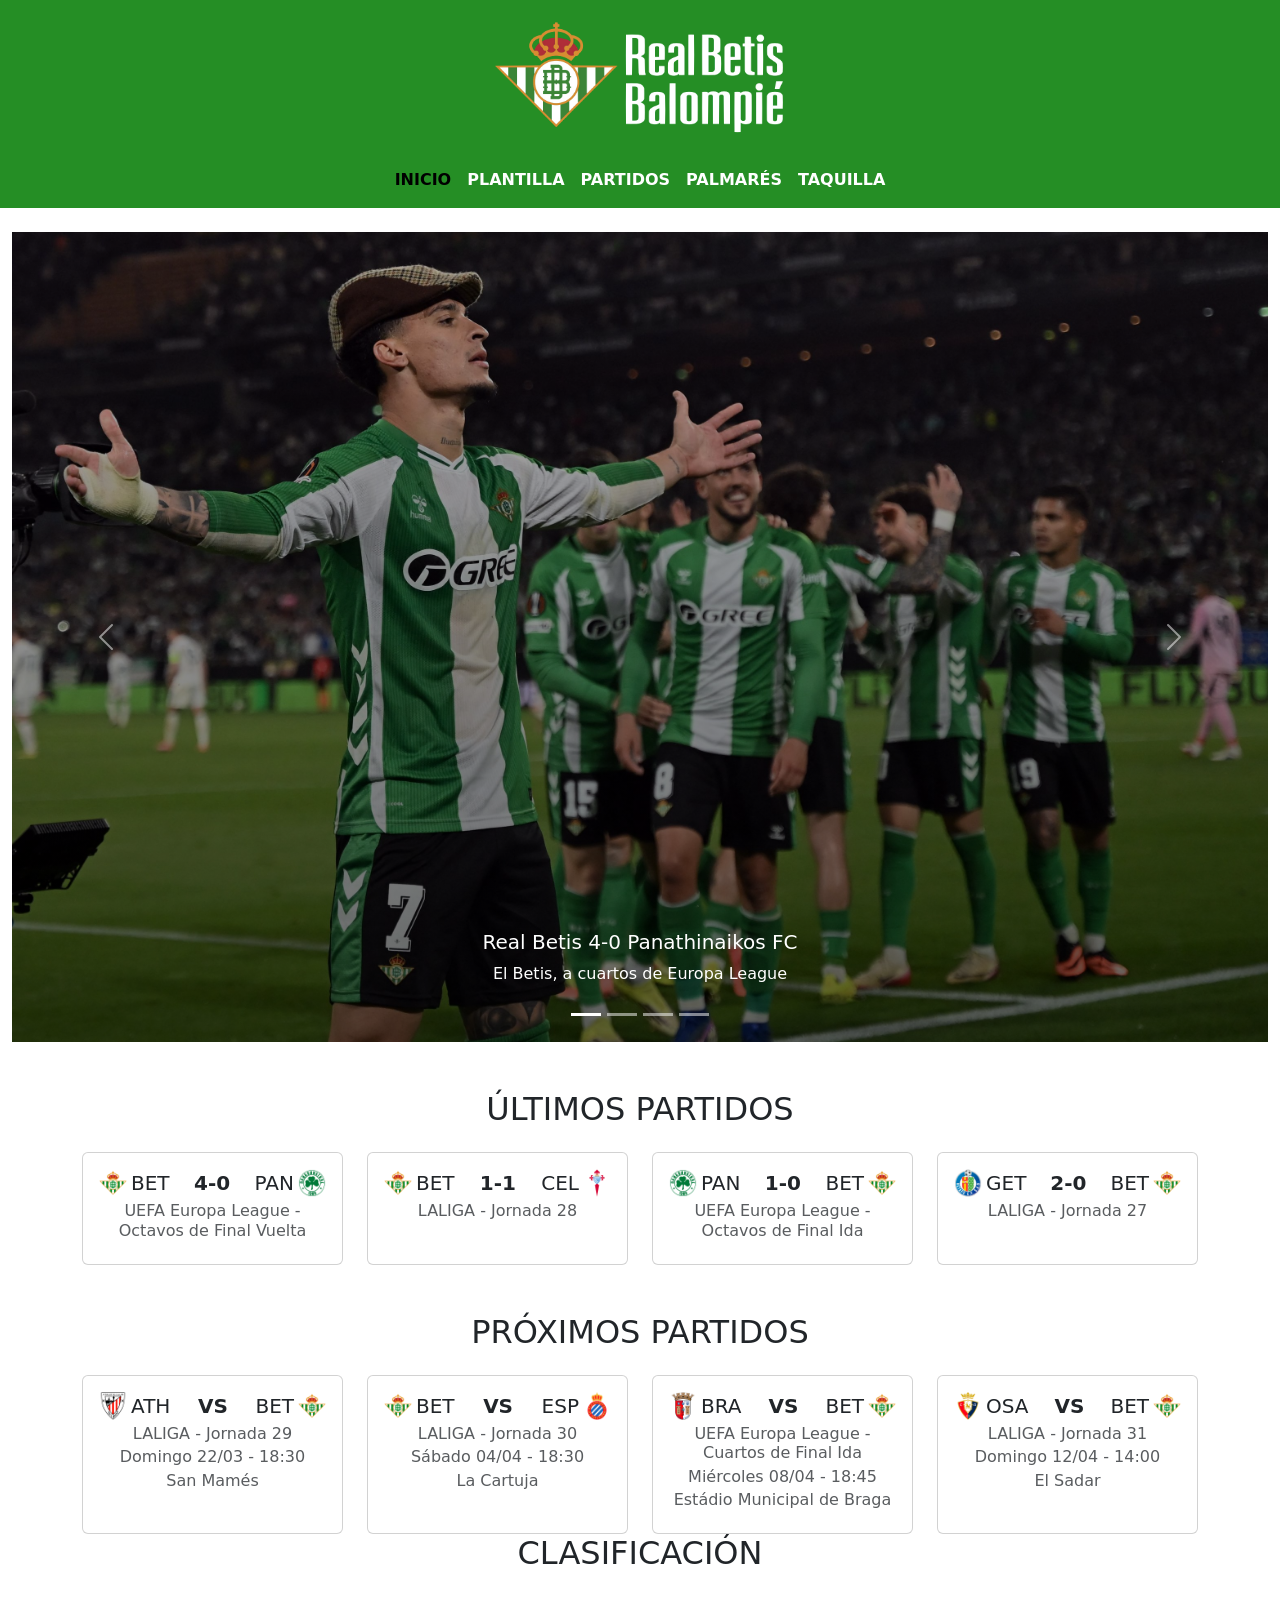
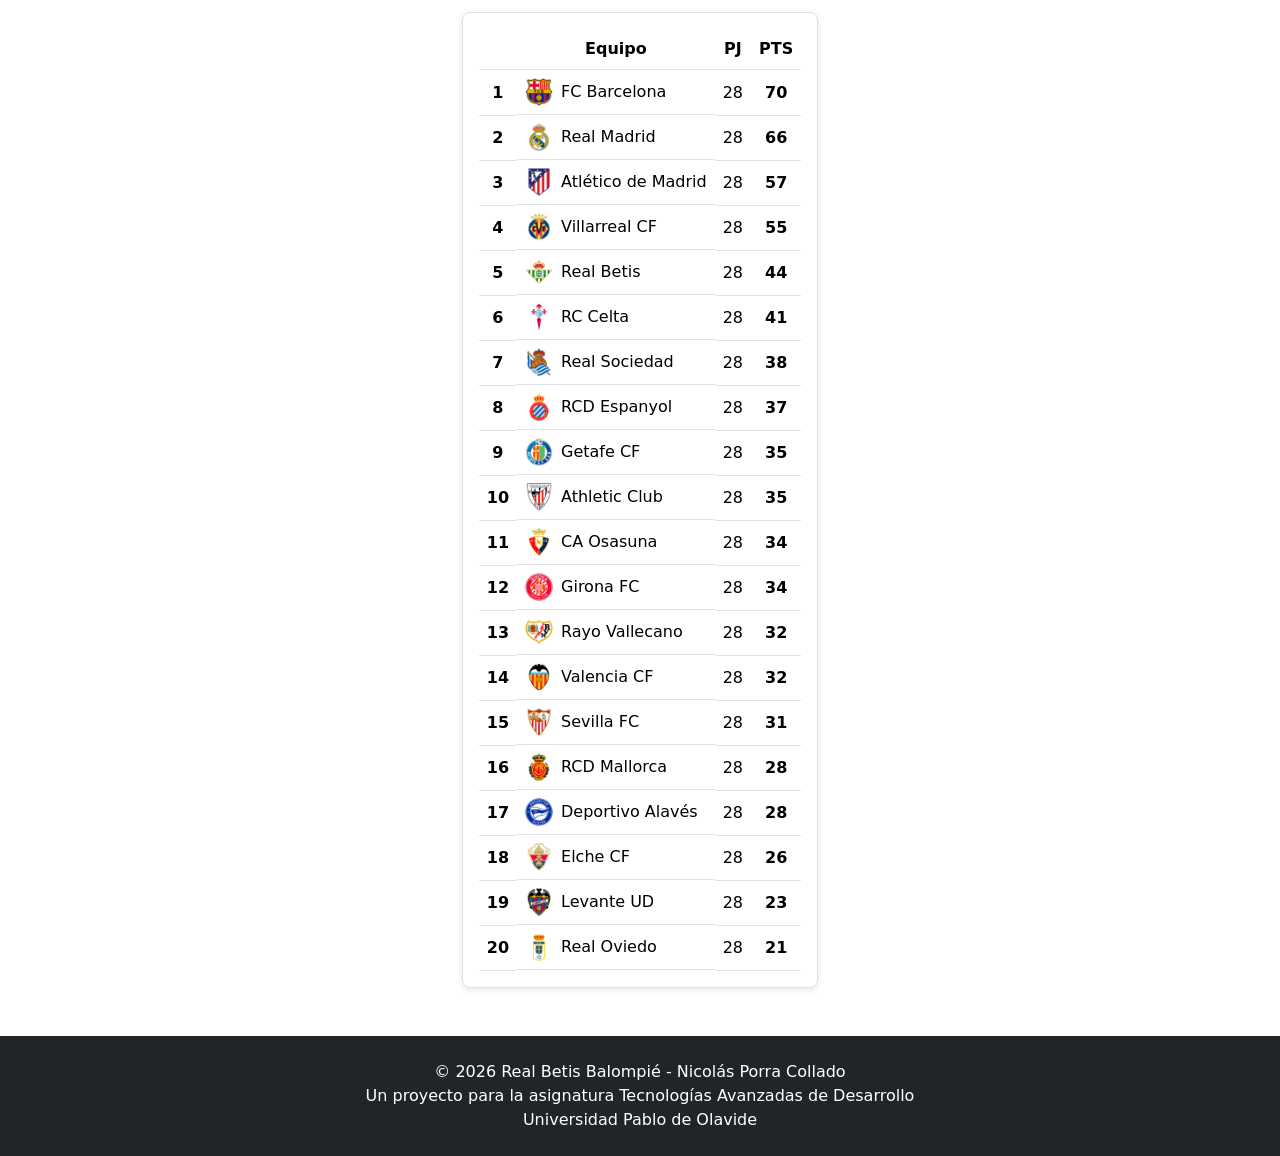
<file: index.html>
<!DOCTYPE html>
<html lang="es">

<head>
    <meta charset="UTF-8">
    <meta name="viewport" content="width=device-width, initial-scale=1.0">
    <title>Real Betis Balompié</title>
    <link rel="icon" type="image/png" href="img/favicon.png">
    <link href="https://cdn.jsdelivr.net/npm/bootstrap@5.3.2/dist/css/bootstrap.min.css" rel="stylesheet">
    <link rel="stylesheet" href="css/style.css">
</head>

<body>

    <!--Cabecera-->
    <header class="container-fluid text-center py-3">
        <a href="index.html">
            <img src="img/logo.png" alt="Logo Real Betis" class="img-fluid">
        </a>
    </header>

    <!--Barra de navegación-->
    <nav class="navbar navbar-expand-lg">
        <div class="container-fluid">

            <button class="navbar-toggler" type="button" data-bs-toggle="collapse" data-bs-target="#menu">
                <span class="navbar-toggler-icon"></span>
            </button>

            <div class="collapse navbar-collapse justify-content-center" id="menu">
                <ul class="navbar-nav text-center">
                    <li class="nav-item">
                        <a class="nav-link active" href="index.html">INICIO</a>
                    </li>
                    <li class="nav-item">
                        <a class="nav-link" href="plantilla.html">PLANTILLA</a>
                    </li>
                    <li class="nav-item">
                        <a class="nav-link" href="partidos.html">PARTIDOS</a>
                    </li>
                    <li class="nav-item">
                        <a class="nav-link" href="palmares.html">PALMARÉS</a>
                    </li>
                    <li class="nav-item">
                        <a class="nav-link" href="taquilla.html">TAQUILLA</a>
                    </li>
                </ul>
            </div>

        </div>
    </nav>

    <!--Carrusel-->
    <div class="container-fluid mt-4">
        <div id="carouselBetis" class="carousel slide" data-bs-ride="carousel">

            <div class="carousel-indicators">
                <button type="button" data-bs-target="#carouselBetis" data-bs-slide-to="0" class="active"></button>
                <button type="button" data-bs-target="#carouselBetis" data-bs-slide-to="1"></button>
                <button type="button" data-bs-target="#carouselBetis" data-bs-slide-to="2"></button>
                <button type="button" data-bs-target="#carouselBetis" data-bs-slide-to="3"></button>
            </div>

            <div class="carousel-inner">
                <div class="carousel-item">
                    <img src="img/carrusel1.jpg" class="d-block w-100" alt="Athletic-Betis">
                    <div class="carousel-overlay"></div>
                    <div class="carousel-caption ">
                        <h5>Athletic Club - Real Betis</h5>
                        <p>Domingo 22/03 (18:30)</p>
                    </div>
                </div>

                <div class="carousel-item active">
                    <img src="img/carrusel2.jpg" class="d-block w-100" alt="Betis-Panathinaikos">
                    <div class="carousel-overlay"></div>
                    <div class="carousel-caption ">
                        <h5>Real Betis 4-0 Panathinaikos FC</h5>
                        <p>El Betis, a cuartos de Europa League</p>
                    </div>
                </div>

                <div class="carousel-item">
                    <img src="img/carrusel3.jpg" class="d-block w-100" alt="Betis 1-1 Celta">
                    <div class="carousel-overlay"></div>
                    <div class="carousel-caption ">
                        <h5>Real Betis 1-1 RC Celta</h5>
                    </div>
                </div>

                <div class="carousel-item">
                    <img src="img/carrusel4.jpg" class="d-block w-100" alt="Panathinaikos 1-0 Betis">
                    <div class="carousel-overlay"></div>
                    <div class="carousel-caption ">
                        <h5>Panathinaikos FC 1-0 Real Betis</h5>
                    </div>
                </div>
            </div>

            <button class="carousel-control-prev" type="button" data-bs-target="#carouselBetis" data-bs-slide="prev">
                <span class="carousel-control-prev-icon"></span>
            </button>

            <button class="carousel-control-next" type="button" data-bs-target="#carouselBetis" data-bs-slide="next">
                <span class="carousel-control-next-icon"></span>
            </button>

        </div>
    </div>

    <!--Últimos Partidos-->
    <div class="container mt-5">
        <h2 class="text-center mb-4">ÚLTIMOS PARTIDOS</h2>

        <div class="row justify-content-center g-4">

            <div class="col-md-4 col-lg-3">
                <div class="card h-100 text-center">
                    <div class="card-body">
                        <h5 class="card-title d-flex align-items-center justify-content-between">
                            <div class="d-flex align-items-center gap-1">
                                <img class="escudo" src="img/Betis.png">
                                <span>BET</span>
                            </div>
                            <span class="fw-bold">4-0</span>
                            <div class="d-flex align-items-center gap-1">
                                <span>PAN</span>
                                <img class="escudo" src="img/Panathinaikos.png">
                            </div>
                        </h5>
                        <h6 class="card-subtitle mb-2 text-muted">UEFA Europa League - Octavos de Final Vuelta</h6>
                    </div>
                </div>
            </div>

            <div class="col-md-4 col-lg-3">
                <div class="card h-100 text-center">
                    <div class="card-body">
                        <h5 class="card-title d-flex align-items-center justify-content-between">
                            <div class="d-flex align-items-center gap-1">
                                <img class="escudo" src="img/Betis.png">
                                <span>BET</span>
                            </div>
                            <span class="fw-bold">1-1</span>
                            <div class="d-flex align-items-center gap-1">
                                <span>CEL</span>
                                <img class="escudo" src="img/Celta.png">
                            </div>
                        </h5>
                        <h6 class="card-subtitle mb-2 text-muted">LALIGA - Jornada 28</h6>
                    </div>
                </div>
            </div>

            <div class="col-md-4 col-lg-3">
                <div class="card h-100 text-center">
                    <div class="card-body">
                        <h5 class="card-title d-flex align-items-center justify-content-between">
                            <div class="d-flex align-items-center gap-1">
                                <img class="escudo" src="img/Panathinaikos.png">
                                <span>PAN</span>
                            </div>
                            <span class="fw-bold">1-0</span>
                            <div class="d-flex align-items-center gap-1">
                                <span>BET</span>
                                <img class="escudo" src="img/Betis.png">
                            </div>
                        </h5>
                        <h6 class="card-subtitle mb-2 text-muted">UEFA Europa League - Octavos de Final Ida</h6>
                    </div>
                </div>
            </div>

            <div class="col-md-4 col-lg-3">
                <div class="card h-100 text-center">
                    <div class="card-body">
                        <h5 class="card-title d-flex align-items-center justify-content-between">
                            <div class="d-flex align-items-center gap-1">
                                <img class="escudo" src="img/Getafe.png">
                                <span>GET</span>
                            </div>
                            <span class="fw-bold">2-0</span>
                            <div class="d-flex align-items-center gap-1">
                                <span>BET</span>
                                <img class="escudo" src="img/Betis.png">
                            </div>
                        </h5>
                        <h6 class="card-subtitle mb-2 text-muted">LALIGA - Jornada 27</h6>
                    </div>
                </div>
            </div>
        </div>
    </div>

    <!--Próximos Partidos-->
    <div class="container mt-5">
        <h2 class="text-center mb-4">PRÓXIMOS PARTIDOS</h2>

        <div class="row justify-content-center g-4">

            <div class="col-md-4 col-lg-3">
                <div class="card h-100 text-center">
                    <div class="card-body">
                        <h5 class="card-title d-flex align-items-center justify-content-between">
                            <div class="d-flex align-items-center gap-1">
                                <img class="escudo" src="img/Athletic.png">
                                <span>ATH</span>
                            </div>
                            <span class="fw-bold">VS</span>
                            <div class="d-flex align-items-center gap-1">
                                <span>BET</span>
                                <img class="escudo" src="img/Betis.png">
                            </div>
                        </h5>
                        <h6 class="card-subtitle mb-2 text-muted">LALIGA - Jornada 29</h6>
                        <h6 class="card-subtitle mb-2 text-muted">Domingo 22/03 - 18:30</h6>
                        <h6 class="card-subtitle mb-2 text-muted">San Mamés</h6>
                    </div>
                </div>
            </div>

            <div class="col-md-4 col-lg-3">
                <div class="card h-100 text-center">
                    <div class="card-body">
                        <h5 class="card-title d-flex align-items-center justify-content-between">
                            <div class="d-flex align-items-center gap-1">
                                <img class="escudo" src="img/Betis.png">
                                <span>BET</span>
                            </div>
                            <span class="fw-bold">VS</span>
                            <div class="d-flex align-items-center gap-1">
                                <span>ESP</span>
                                <img class="escudo" src="img/Espanyol.png">
                            </div>
                        </h5>
                        <h6 class="card-subtitle mb-2 text-muted">LALIGA - Jornada 30</h6>
                        <h6 class="card-subtitle mb-2 text-muted">Sábado 04/04 - 18:30</h6>
                        <h6 class="card-subtitle mb-2 text-muted">La Cartuja</h6>
                    </div>
                </div>
            </div>

            <div class="col-md-4 col-lg-3">
                <div class="card h-100 text-center">
                    <div class="card-body">
                        <h5 class="card-title d-flex align-items-center justify-content-between">
                            <div class="d-flex align-items-center gap-1">
                                <img class="escudo" src="img/Braga.png">
                                <span>BRA</span>
                            </div>
                            <span class="fw-bold">VS</span>
                            <div class="d-flex align-items-center gap-1">
                                <span>BET</span>
                                <img class="escudo" src="img/Betis.png">
                            </div>
                        </h5>
                        <h6 class="card-subtitle mb-2 text-muted">UEFA Europa League - Cuartos de Final Ida</h6>
                        <h6 class="card-subtitle mb-2 text-muted">Miércoles 08/04 - 18:45</h6>
                        <h6 class="card-subtitle mb-2 text-muted">Estádio Municipal de Braga</h6>
                    </div>
                </div>
            </div>

            <div class="col-md-4 col-lg-3">
                <div class="card h-100 text-center">
                    <div class="card-body">
                        <h5 class="card-title d-flex align-items-center justify-content-between">
                            <div class="d-flex align-items-center gap-1">
                                <img class="escudo" src="img/Osasuna.png">
                                <span>OSA</span>
                            </div>
                            <span class="fw-bold">VS</span>
                            <div class="d-flex align-items-center gap-1">
                                <span>BET</span>
                                <img class="escudo" src="img/Betis.png">
                            </div>
                        </h5>
                        <h6 class="card-subtitle mb-2 text-muted">LALIGA - Jornada 31</h6>
                        <h6 class="card-subtitle mb-2 text-muted">Domingo 12/04 - 14:00</h6>
                        <h6 class="card-subtitle mb-2 text-muted">El Sadar</h6>
                    </div>
                </div>
            </div>

        </div>
    </div>

    <!--Clasificación-->
    <h2 class="text-center mb-4">CLASIFICACIÓN</h2>
    <div class="tabla-card-wrapper">
        <div class="tabla-card">
            
            <table class="table align-middle text-center mb-0 w-auto">
                <thead>
                    <tr>
                        <th></th>
                        <th>Equipo</th>
                        <th>PJ</th>
                        <th>PTS</th>
                    </tr>
                </thead>
                <tbody>
                    <tr>
                        <th>1</th>
                        <td class="team-cell">
                            <img src="img/Barcelona.png" alt="FC Barcelona" class="escudo">
                            FC Barcelona
                        </td>
                        <td>28</td>
                        <th>70</th>
                    </tr>
                    <tr>
                        <th>2</th>
                        <td class="team-cell">
                            <img src="img/Madrid.png" alt="Real Madrid" class="escudo">
                            Real Madrid
                        </td>
                        <td>28</td>
                        <th>66</th>
                    </tr>
                    <tr>
                        <th>3</th>
                        <td class="team-cell">
                            <img src="img/Atletico.png" alt="Atlético de Madrid" class="escudo">
                            Atlético de Madrid
                        </td>
                        <td>28</td>
                        <th>57</th>
                    </tr>
                    <tr>
                        <th>4</th>
                        <td class="team-cell">
                            <img src="img/Villarreal.png" alt="Villarreal CF" class="escudo">
                            Villarreal CF
                        </td>
                        <td>28</td>
                        <th>55</th>
                    </tr>
                    <tr>
                        <th>5</th>
                        <td class="team-cell">
                            <img src="img/Betis.png" alt="Real Betis" class="escudo">
                            Real Betis
                        </td>
                        <td>28</td>
                        <th>44</th>
                    </tr>
                    <tr>
                        <th>6</th>
                        <td class="team-cell">
                            <img src="img/Celta.png" alt="RC Celta" class="escudo">
                            RC Celta
                        </td>
                        <td>28</td>
                        <th>41</th>
                    </tr>
                    <tr>
                        <th>7</th>
                        <td class="team-cell">
                            <img src="img/RealSociedad.png" alt="Real Sociedad" class="escudo">
                            Real Sociedad
                        </td>
                        <td>28</td>
                        <th>38</th>
                    </tr>
                    <tr>
                        <th>8</th>
                        <td class="team-cell">
                            <img src="img/Espanyol.png" alt="RCD Espanyol" class="escudo">
                            RCD Espanyol
                        </td>
                        <td>28</td>
                        <th>37</th>
                    </tr>
                    <tr>
                        <th>9</th>
                        <td class="team-cell">
                            <img src="img/Getafe.png" alt="Getafe CF" class="escudo">
                            Getafe CF
                        </td>
                        <td>28</td>
                        <th>35</th>
                    </tr>
                    <tr>
                        <th>10</th>
                        <td class="team-cell">
                            <img src="img/Athletic.png" alt="Athletic Club" class="escudo">
                            Athletic Club
                        </td>
                        <td>28</td>
                        <th>35</th>
                    </tr>
                    <tr>
                        <th>11</th>
                        <td class="team-cell">
                            <img src="img/Osasuna.png" alt="CA Osasuna" class="escudo">
                            CA Osasuna
                        </td>
                        <td>28</td>
                        <th>34</th>
                    </tr>
                    <tr>
                        <th>12</th>
                        <td class="team-cell">
                            <img src="img/Girona.png" alt="Girona FC" class="escudo">
                            Girona FC
                        </td>
                        <td>28</td>
                        <th>34</th>
                    </tr>
                    <tr>
                        <th>13</th>
                        <td class="team-cell">
                            <img src="img/Rayo.png" alt="Rayo Vallecano" class="escudo">
                            Rayo Vallecano
                        </td>
                        <td>28</td>
                        <th>32</th>
                    </tr>
                    <tr>
                        <th>14</th>
                        <td class="team-cell">
                            <img src="img/Valencia.png" alt="Valencia CF" class="escudo">
                            Valencia CF
                        </td>
                        <td>28</td>
                        <th>32</th>
                    </tr>
                    <tr>
                        <th>15</th>
                        <td class="team-cell">
                            <img src="img/Sevilla.png" alt="Sevilla FC" class="escudo">
                            Sevilla FC
                        </td>
                        <td>28</td>
                        <th>31</th>
                    </tr>
                    <tr>
                        <th>16</th>
                        <td class="team-cell">
                            <img src="img/Mallorca.png" alt="RCD Mallorca" class="escudo">
                            RCD Mallorca
                        </td>
                        <td>28</td>
                        <th>28</th>
                    </tr>
                    <tr>
                        <th>17</th>
                        <td class="team-cell">
                            <img src="img/Alaves.png" alt="Deportivo Alavés" class="escudo">
                            Deportivo Alavés
                        </td>
                        <td>28</td>
                        <th>28</th>
                    </tr>
                    <tr>
                        <th>18</th>
                        <td class="team-cell">
                            <img src="img/Elche.png" alt="Elche CF" class="escudo">
                            Elche CF
                        </td>
                        <td>28</td>
                        <th>26</th>
                    </tr>
                    <tr>
                        <th>19</th>
                        <td class="team-cell">
                            <img src="img/Levante.png" alt="Levante UD" class="escudo">
                            Levante UD
                        </td>
                        <td>28</td>
                        <th>23</th>
                    </tr>
                    <tr>
                        <th>20</th>
                        <td class="team-cell">
                            <img src="img/Oviedo.png" alt="Real Oviedo" class="escudo">
                            Real Oviedo
                        </td>
                        <td>28</td>
                        <th>21</th>
                    </tr>
                </tbody>
            </table>
        </div>
    </div>

    <!--Footer-->
    <footer class="text-center mt-5 p-4 bg-dark text-white">
        © 2026 Real Betis Balompié - Nicolás Porra Collado<br>
        Un proyecto para la asignatura Tecnologías Avanzadas de Desarrollo<br>
        Universidad Pablo de Olavide
    </footer>

    <script src="https://cdn.jsdelivr.net/npm/bootstrap@5.3.2/dist/js/bootstrap.bundle.min.js"></script>
    <script src="js/script.js"></script>
</body>

</html>
</file>
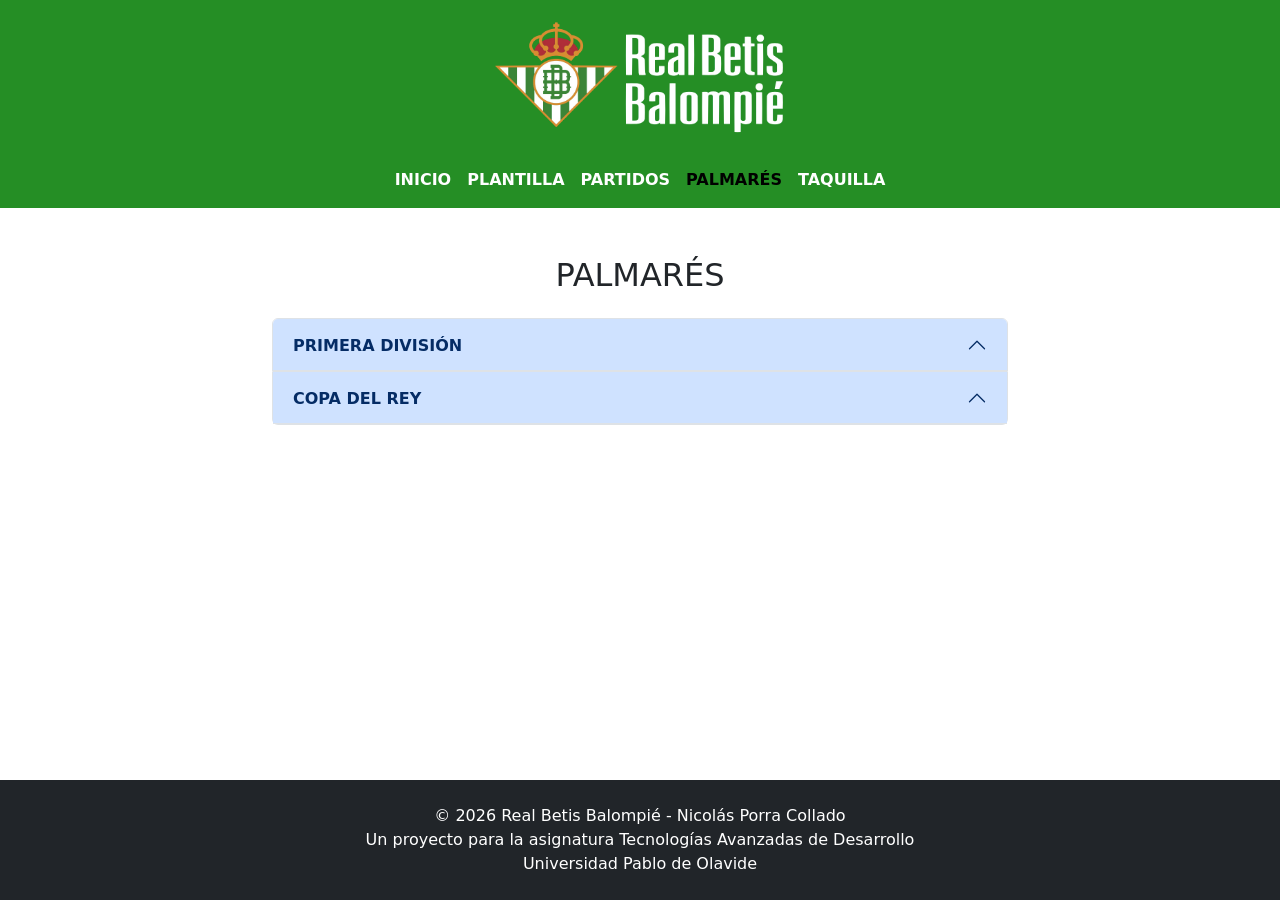
<file: palmares.html>
<!DOCTYPE html>
<html lang="es">

<head>
    <meta charset="UTF-8">
    <meta name="viewport" content="width=device-width, initial-scale=1.0">
    <title>Palmarés - Real Betis Balompié</title>
    <link rel="icon" type="image/png" href="img/favicon.png">
    <link href="https://cdn.jsdelivr.net/npm/bootstrap@5.3.2/dist/css/bootstrap.min.css" rel="stylesheet">
    <link rel="stylesheet" href="css/style.css">
</head>

<body>

    <div class="contenido">
        <!--Cabecera-->
        <header class="container-fluid text-center py-3">
            <a href="index.html">
                <img src="img/logo.png" alt="Logo Real Betis" class="img-fluid">
            </a>
        </header>

        <!--Barra de navegación-->
        <nav class="navbar navbar-expand-lg">
            <div class="container-fluid">

                <button class="navbar-toggler" type="button" data-bs-toggle="collapse" data-bs-target="#menu">
                    <span class="navbar-toggler-icon"></span>
                </button>

                <div class="collapse navbar-collapse justify-content-center" id="menu">
                    <ul class="navbar-nav text-center">
                        <li class="nav-item">
                            <a class="nav-link" href="index.html">INICIO</a>
                        </li>
                        <li class="nav-item">
                            <a class="nav-link" href="plantilla.html">PLANTILLA</a>
                        </li>
                        <li class="nav-item">
                            <a class="nav-link" href="partidos.html">PARTIDOS</a>
                        </li>
                        <li class="nav-item">
                            <a class="nav-link active" href="palmares.html">PALMARÉS</a>
                        </li>
                        <li class="nav-item">
                            <a class="nav-link" href="taquilla.html">TAQUILLA</a>
                        </li>
                    </ul>
                </div>

            </div>
        </nav>

        <!--Acordeón para los títulos-->
        <div class="container mt-5">
            <h2 class="text-center mb-4">PALMARÉS</h2>
            <div class="row justify-content-center">
                <div class="col-12 col-md-10 col-lg-8">
                    <div class="accordion" id="palmares">

                        <div class="accordion-item">
                            <h2 class="accordion-header">
                                <button class="accordion-button" data-bs-toggle="collapse" data-bs-target="#liga">
                                    <strong>PRIMERA DIVISIÓN</strong>
                                </button>
                            </h2>

                            <div id="liga" class="accordion-collapse collapse" data-bs-parent="#palmares">
                                <div class="accordion-body text-center">

                                    <img src="img/Liga.png" class="img-fluid mb-3" style="max-width:200px;">

                                    <p><strong>Títulos:</strong> 1</p>

                                    <span class="badge bg-success">1935</span>

                                </div>
                            </div>
                        </div>

                        <div class="accordion-item">
                            <h2 class="accordion-header">
                                <button class="accordion-button" data-bs-toggle="collapse" data-bs-target="#copa">
                                    <strong>COPA DEL REY</strong>
                                </button>
                            </h2>

                            <div id="copa" class="accordion-collapse collapse" data-bs-parent="#palmares">
                                <div class="accordion-body text-center">

                                    <img src="img/Copa.png" class="img-fluid mb-3" style="max-width:200px;">

                                    <p><strong>Títulos:</strong> 3</p>

                                    <span class="badge bg-success">1977</span>
                                    <span class="badge bg-success">2005</span>
                                    <span class="badge bg-success">2022</span>

                                </div>
                            </div>
                        </div>

                    </div>
                </div>
            </div>
        </div>
    </div>

    <!--Footer-->
    <footer class="text-center mt-5 p-4 bg-dark text-white">
        © 2026 Real Betis Balompié - Nicolás Porra Collado<br>
        Un proyecto para la asignatura Tecnologías Avanzadas de Desarrollo<br>
        Universidad Pablo de Olavide
    </footer>

    <script src="https://cdn.jsdelivr.net/npm/bootstrap@5.3.2/dist/js/bootstrap.bundle.min.js"></script>
    <script src="js/script.js"></script>
</body>

</html>
</file>
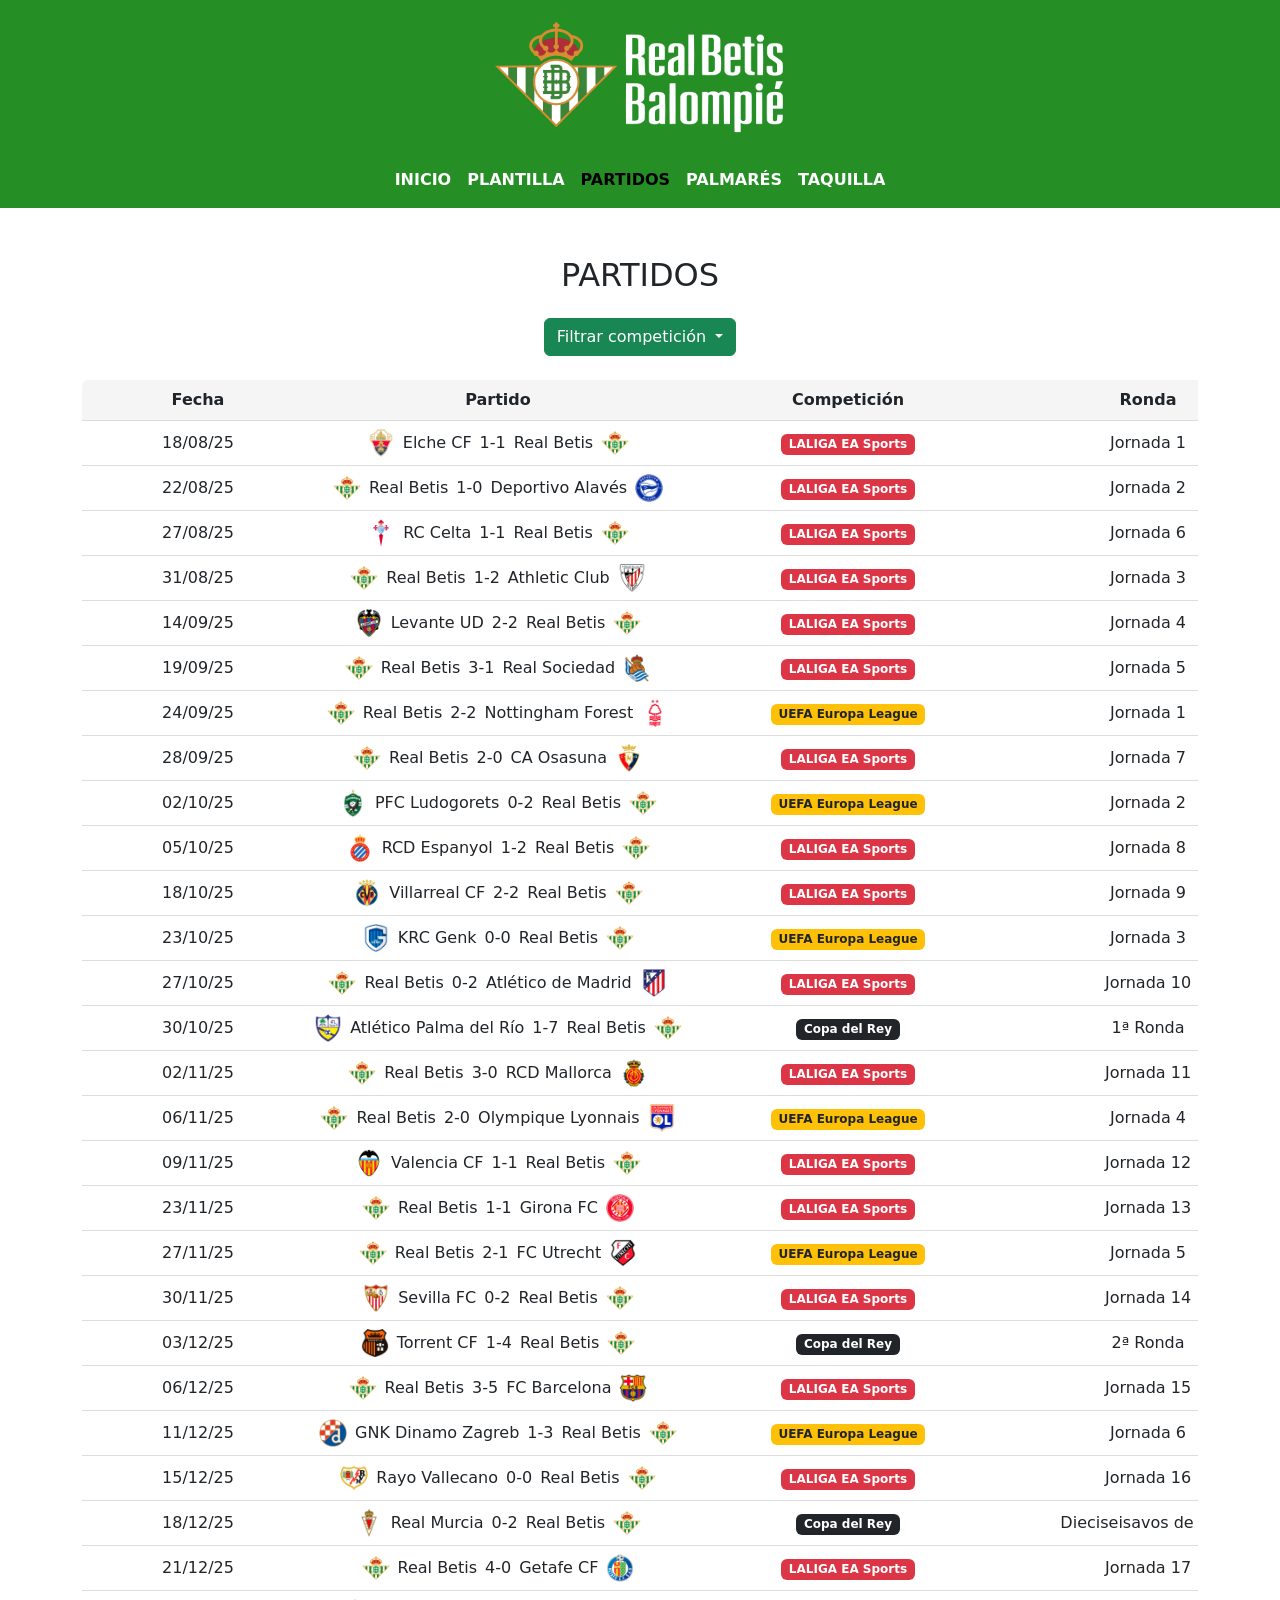
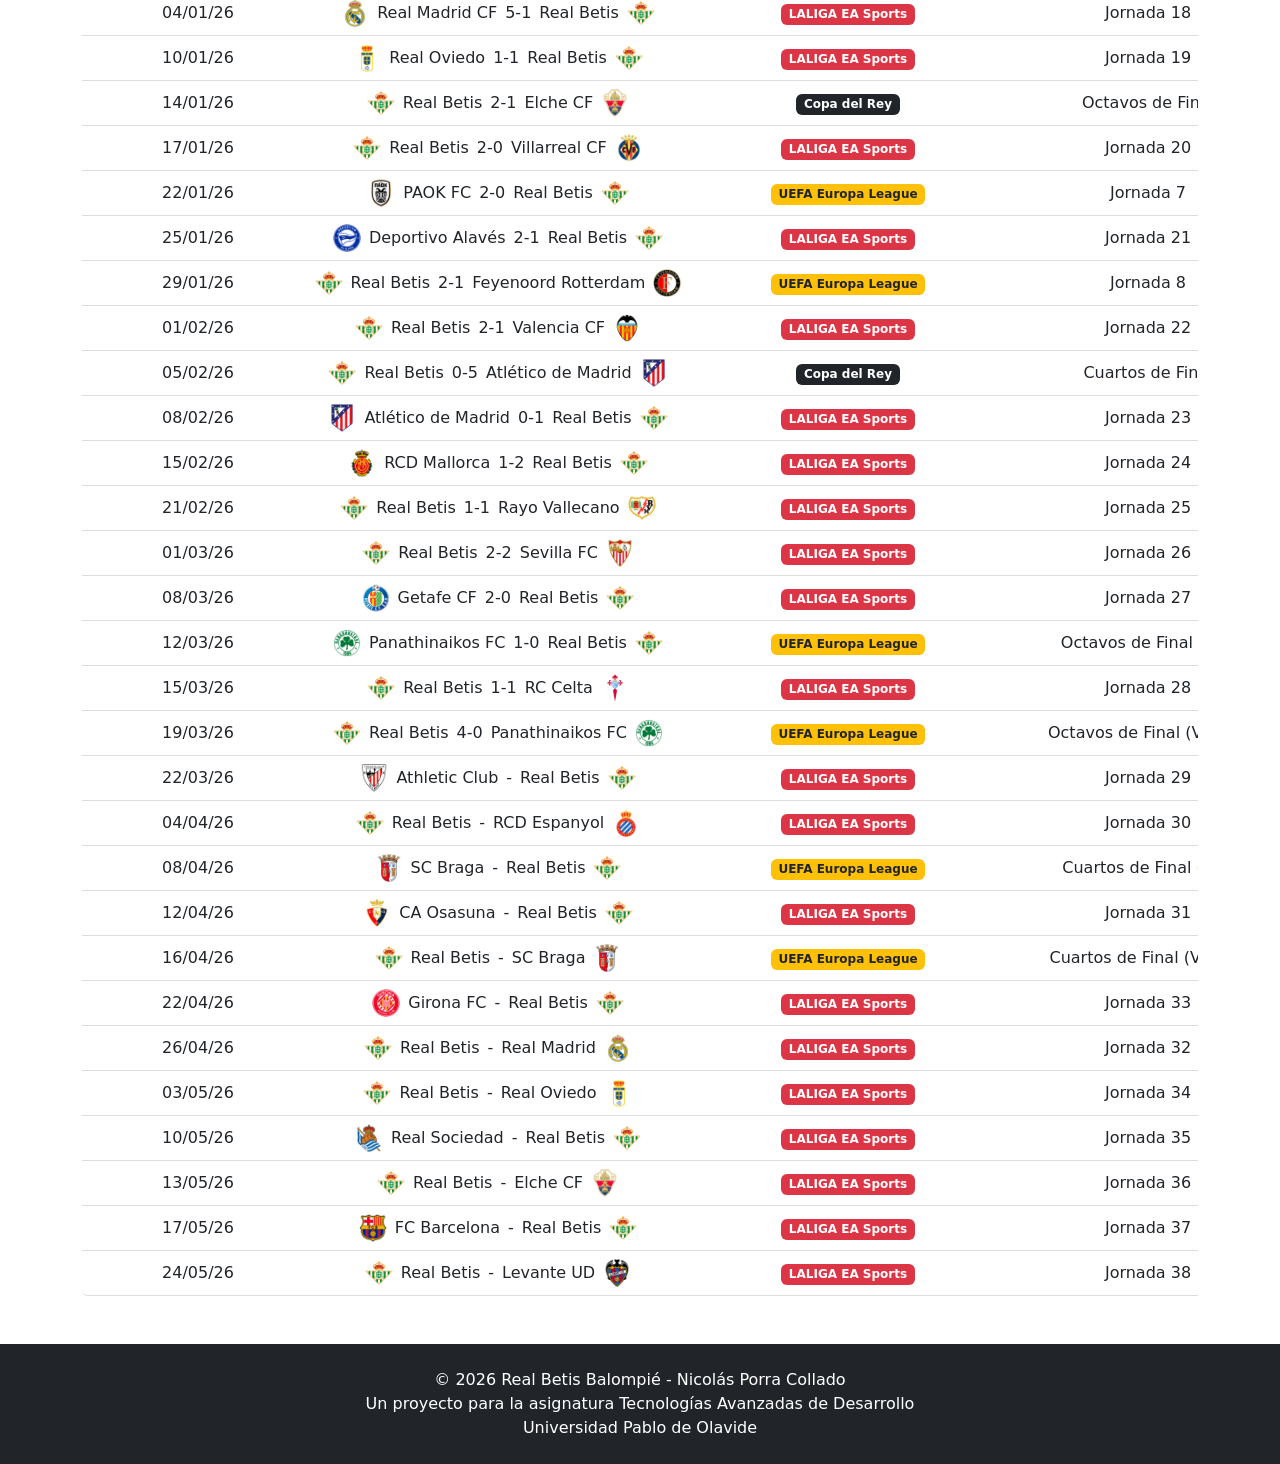
<file: partidos.html>
<!DOCTYPE html>
<html lang="es">

<head>
    <meta charset="UTF-8">
    <meta name="viewport" content="width=device-width, initial-scale=1.0">
    <title>Partidos - Real Betis Balompié</title>
    <link rel="icon" type="image/png" href="img/favicon.png">
    <link href="https://cdn.jsdelivr.net/npm/bootstrap@5.3.2/dist/css/bootstrap.min.css" rel="stylesheet">
    <link rel="stylesheet" href="css/style.css">
</head>

<body>
    <!--Cabecera-->
    <header class="container-fluid text-center py-3">
        <a href="index.html">
            <img src="img/logo.png" alt="Logo Real Betis" class="img-fluid">
        </a>
    </header>

    <!--Barra de navegación-->
    <nav class="navbar navbar-expand-lg">
        <div class="container-fluid">

            <button class="navbar-toggler" type="button" data-bs-toggle="collapse" data-bs-target="#menu">
                <span class="navbar-toggler-icon"></span>
            </button>

            <div class="collapse navbar-collapse justify-content-center" id="menu">
                <ul class="navbar-nav text-center">
                    <li class="nav-item">
                        <a class="nav-link" href="index.html">INICIO</a>
                    </li>
                    <li class="nav-item">
                        <a class="nav-link" href="plantilla.html">PLANTILLA</a>
                    </li>
                    <li class="nav-item">
                        <a class="nav-link active" href="partidos.html">PARTIDOS</a>
                    </li>
                    <li class="nav-item">
                        <a class="nav-link" href="palmares.html">PALMARÉS</a>
                    </li>
                    <li class="nav-item">
                        <a class="nav-link" href="taquilla.html">TAQUILLA</a>
                    </li>
                </ul>
            </div>

        </div>
    </nav>

    <!-- Partidos -->
    <div class="container mt-5">
        <h2 class="text-center mb-4">PARTIDOS</h2>

        <!-- Dropdown filtro -->
        <div class="d-flex justify-content-center mb-4">
            <div class="dropdown">
                <button id="btnFiltro" class="btn btn-success dropdown-toggle" type="button" data-bs-toggle="dropdown">
                    <span class="texto-btn">Filtrar competición</span>
                </button>
                <ul class="dropdown-menu text-center">
                    <li><button class="dropdown-item filtro-partidos" data-filter="all">Todos</button></li>
                    <li><button class="dropdown-item filtro-partidos" data-filter="liga">LALIGA EA Sports</button></li>
                    <li><button class="dropdown-item filtro-partidos" data-filter="europa">UEFA Europa League</button>
                    </li>
                    <li><button class="dropdown-item filtro-partidos" data-filter="copa">Copa del Rey</button></li>
                </ul>
            </div>
        </div>

        <!-- Lista de partidos -->
        <div class="tabla-scroll">
            <div class="list-group">

                <!-- Encabezado -->
                <div class="list-group-item fw-bold">
                    <div class="item-inner d-flex text-center">
                        <div class="col-2">Fecha</div>
                        <div class="col-4">Partido</div>
                        <div class="col-3">Competición</div>
                        <div class="col-3">Ronda</div>
                    </div>
                </div>

                <!-- Partidos -->
                <div class="list-group-item partido liga">
                    <div class="item-inner d-flex text-center align-items-center">
                        <div class="col-2">18/08/25</div>
                        <div class="col-4 d-flex align-items-center justify-content-center gap-2 partido-equipos">
                            <img src="img/Elche.png" alt="Elche" class="escudo">
                            <span>Elche CF</span>
                            <span>1-1</span>
                            <span>Real Betis</span>
                            <img src="img/Betis.png" alt="Espanyol" class="escudo">
                        </div>
                        <div class="col-3">
                            <span class="badge bg-danger">LALIGA EA Sports</span>
                        </div>
                        <div class="col-3">Jornada 1</div>
                    </div>
                </div>

                <div class="list-group-item partido liga">
                    <div class="item-inner d-flex text-center align-items-center">
                        <div class="col-2">22/08/25</div>
                        <div class="col-4 d-flex align-items-center justify-content-center gap-2 partido-equipos">
                            <img src="img/Betis.png" alt="Betis" class="escudo">
                            <span>Real Betis</span>
                            <span>1-0</span>
                            <span>Deportivo Alavés</span>
                            <img src="img/Alaves.png" alt="Alavés" class="escudo">
                        </div>
                        <div class="col-3">
                            <span class="badge bg-danger">LALIGA EA Sports</span>
                        </div>
                        <div class="col-3">Jornada 2</div>
                    </div>
                </div>

                <div class="list-group-item partido liga">
                    <div class="item-inner d-flex text-center align-items-center">
                        <div class="col-2">27/08/25</div>
                        <div class="col-4 d-flex align-items-center justify-content-center gap-2 partido-equipos">
                            <img src="img/Celta.png" alt="Celta" class="escudo">
                            <span>RC Celta</span>
                            <span>1-1</span>
                            <span>Real Betis</span>
                            <img src="img/Betis.png" alt="Betis" class="escudo">
                        </div>
                        <div class="col-3">
                            <span class="badge bg-danger">LALIGA EA Sports</span>
                        </div>
                        <div class="col-3">Jornada 6</div>
                    </div>
                </div>

                <div class="list-group-item partido liga">
                    <div class="item-inner d-flex text-center align-items-center">
                        <div class="col-2">31/08/25</div>
                        <div class="col-4 d-flex align-items-center justify-content-center gap-2 partido-equipos">
                            <img src="img/Betis.png" alt="Betis" class="escudo">
                            <span>Real Betis</span>
                            <span>1-2</span>
                            <span>Athletic Club</span>
                            <img src="img/Athletic.png" alt="Athletic" class="escudo">
                        </div>
                        <div class="col-3">
                            <span class="badge bg-danger">LALIGA EA Sports</span>
                        </div>
                        <div class="col-3">Jornada 3</div>
                    </div>
                </div>

                <div class="list-group-item partido liga">
                    <div class="item-inner d-flex text-center align-items-center">
                        <div class="col-2">14/09/25</div>
                        <div class="col-4 d-flex align-items-center justify-content-center gap-2 partido-equipos">
                            <img src="img/Levante.png" alt="Levante" class="escudo">
                            <span>Levante UD</span>
                            <span>2-2</span>
                            <span>Real Betis</span>
                            <img src="img/Betis.png" alt="Betis" class="escudo">
                        </div>
                        <div class="col-3">
                            <span class="badge bg-danger">LALIGA EA Sports</span>
                        </div>
                        <div class="col-3">Jornada 4</div>
                    </div>
                </div>

                <div class="list-group-item partido liga">
                    <div class="item-inner d-flex text-center align-items-center">
                        <div class="col-2">19/09/25</div>
                        <div class="col-4 d-flex align-items-center justify-content-center gap-2 partido-equipos">
                            <img src="img/Betis.png" alt="Betis" class="escudo">
                            <span>Real Betis</span>
                            <span>3-1</span>
                            <span>Real Sociedad</span>
                            <img src="img/RealSociedad.png" alt="Real Sociedad" class="escudo">
                        </div>
                        <div class="col-3">
                            <span class="badge bg-danger">LALIGA EA Sports</span>
                        </div>
                        <div class="col-3">Jornada 5</div>
                    </div>
                </div>

                <div class="list-group-item partido europa">
                    <div class="item-inner d-flex text-center align-items-center">
                        <div class="col-2">24/09/25</div>
                        <div class="col-4 d-flex align-items-center justify-content-center gap-2 partido-equipos">
                            <img src="img/Betis.png" alt="Betis" class="escudo">
                            <span>Real Betis</span>
                            <span>2-2</span>
                            <span>Nottingham Forest</span>
                            <img src="img/Forest.png" alt="Forest" class="escudo">
                        </div>
                        <div class="col-3">
                            <span class="badge bg-warning text-dark">UEFA Europa League</span>
                        </div>
                        <div class="col-3">Jornada 1</div>
                    </div>
                </div>

                <div class="list-group-item partido liga">
                    <div class="item-inner d-flex text-center align-items-center">
                        <div class="col-2">28/09/25</div>
                        <div class="col-4 d-flex align-items-center justify-content-center gap-2 partido-equipos">
                            <img src="img/Betis.png" alt="Betis" class="escudo">
                            <span>Real Betis</span>
                            <span>2-0</span>
                            <span>CA Osasuna</span>
                            <img src="img/Osasuna.png" alt="Osasuna" class="escudo">
                        </div>
                        <div class="col-3">
                            <span class="badge bg-danger">LALIGA EA Sports</span>
                        </div>
                        <div class="col-3">Jornada 7</div>
                    </div>
                </div>

                <div class="list-group-item partido europa">
                    <div class="item-inner d-flex text-center align-items-center">
                        <div class="col-2">02/10/25</div>
                        <div class="col-4 d-flex align-items-center justify-content-center gap-2 partido-equipos">
                            <img src="img/Ludogorets.png" alt="Ludogorets" class="escudo">
                            <span>PFC Ludogorets</span>
                            <span>0-2</span>
                            <span>Real Betis</span>
                            <img src="img/Betis.png" alt="Betis" class="escudo">
                        </div>
                        <div class="col-3">
                            <span class="badge bg-warning text-dark">UEFA Europa League</span>
                        </div>
                        <div class="col-3">Jornada 2</div>
                    </div>
                </div>

                <div class="list-group-item partido liga">
                    <div class="item-inner d-flex text-center align-items-center">
                        <div class="col-2">05/10/25</div>
                        <div class="col-4 d-flex align-items-center justify-content-center gap-2 partido-equipos">
                            <img src="img/Espanyol.png" alt="Espanyol" class="escudo">
                            <span>RCD Espanyol</span>
                            <span>1-2</span>
                            <span>Real Betis</span>
                            <img src="img/Betis.png" alt="Betis" class="escudo">
                        </div>
                        <div class="col-3">
                            <span class="badge bg-danger">LALIGA EA Sports</span>
                        </div>
                        <div class="col-3">Jornada 8</div>
                    </div>
                </div>

                <div class="list-group-item partido liga">
                    <div class="item-inner d-flex text-center align-items-center">
                        <div class="col-2">18/10/25</div>
                        <div class="col-4 d-flex align-items-center justify-content-center gap-2 partido-equipos">
                            <img src="img/Villarreal.png" alt="Villarreal" class="escudo">
                            <span>Villarreal CF</span>
                            <span>2-2</span>
                            <span>Real Betis</span>
                            <img src="img/Betis.png" alt="Betis" class="escudo">
                        </div>
                        <div class="col-3">
                            <span class="badge bg-danger">LALIGA EA Sports</span>
                        </div>
                        <div class="col-3">Jornada 9</div>
                    </div>
                </div>

                <div class="list-group-item partido europa">
                    <div class="item-inner d-flex text-center align-items-center">
                        <div class="col-2">23/10/25</div>
                        <div class="col-4 d-flex align-items-center justify-content-center gap-2 partido-equipos">
                            <img src="img/Genk.png" alt="Genk" class="escudo">
                            <span>KRC Genk</span>
                            <span>0-0</span>
                            <span>Real Betis</span>
                            <img src="img/Betis.png" alt="Betis" class="escudo">
                        </div>
                        <div class="col-3">
                            <span class="badge bg-warning text-dark">UEFA Europa League</span>
                        </div>
                        <div class="col-3">Jornada 3</div>
                    </div>
                </div>

                <div class="list-group-item partido liga">
                    <div class="item-inner d-flex text-center align-items-center">
                        <div class="col-2">27/10/25</div>
                        <div class="col-4 d-flex align-items-center justify-content-center gap-2 partido-equipos">
                            <img src="img/Betis.png" alt="Betis" class="escudo">
                            <span>Real Betis</span>
                            <span>0-2</span>
                            <span>Atlético de Madrid</span>
                            <img src="img/Atletico.png" alt="Atlético" class="escudo">
                        </div>
                        <div class="col-3">
                            <span class="badge bg-danger">LALIGA EA Sports</span>
                        </div>
                        <div class="col-3">Jornada 10</div>
                    </div>
                </div>

                <div class="list-group-item partido copa">
                    <div class="item-inner d-flex text-center align-items-center">
                        <div class="col-2">30/10/25</div>
                        <div class="col-4 d-flex align-items-center justify-content-center gap-2 partido-equipos">
                            <img src="img/PalmadelRio.png" alt="Palma del Río" class="escudo">
                            <span>Atlético Palma del Río</span>
                            <span>1-7</span>
                            <span>Real Betis</span>
                            <img src="img/Betis.png" alt="Betis" class="escudo">
                        </div>
                        <div class="col-3">
                            <span class="badge bg-dark">Copa del Rey</span>
                        </div>
                        <div class="col-3">1ª Ronda</div>
                    </div>
                </div>

                <div class="list-group-item partido liga">
                    <div class="item-inner d-flex text-center align-items-center">
                        <div class="col-2">02/11/25</div>
                        <div class="col-4 d-flex align-items-center justify-content-center gap-2 partido-equipos">
                            <img src="img/Betis.png" alt="Betis" class="escudo">
                            <span>Real Betis</span>
                            <span>3-0</span>
                            <span>RCD Mallorca</span>
                            <img src="img/Mallorca.png" alt="Mallorca" class="escudo">
                        </div>
                        <div class="col-3">
                            <span class="badge bg-danger">LALIGA EA Sports</span>
                        </div>
                        <div class="col-3">Jornada 11</div>
                    </div>
                </div>

                <div class="list-group-item partido europa">
                    <div class="item-inner d-flex text-center align-items-center">
                        <div class="col-2">06/11/25</div>
                        <div class="col-4 d-flex align-items-center justify-content-center gap-2 partido-equipos">
                            <img src="img/Betis.png" alt="Betis" class="escudo">
                            <span>Real Betis</span>
                            <span>2-0</span>
                            <span>Olympique Lyonnais</span>
                            <img src="img/Lyon.png" alt="Lyon" class="escudo">
                        </div>
                        <div class="col-3">
                            <span class="badge bg-warning text-dark">UEFA Europa League</span>
                        </div>
                        <div class="col-3">Jornada 4</div>
                    </div>
                </div>

                <div class="list-group-item partido liga">
                    <div class="item-inner d-flex text-center align-items-center">
                        <div class="col-2">09/11/25</div>
                        <div class="col-4 d-flex align-items-center justify-content-center gap-2 partido-equipos">
                            <img src="img/Valencia.png" alt="Valencia" class="escudo">
                            <span>Valencia CF</span>
                            <span>1-1</span>
                            <span>Real Betis</span>
                            <img src="img/Betis.png" alt="Betis" class="escudo">
                        </div>
                        <div class="col-3">
                            <span class="badge bg-danger">LALIGA EA Sports</span>
                        </div>
                        <div class="col-3">Jornada 12</div>
                    </div>
                </div>

                <div class="list-group-item partido liga">
                    <div class="item-inner d-flex text-center align-items-center">
                        <div class="col-2">23/11/25</div>
                        <div class="col-4 d-flex align-items-center justify-content-center gap-2 partido-equipos">
                            <img src="img/Betis.png" alt="Betis" class="escudo">
                            <span>Real Betis</span>
                            <span>1-1</span>
                            <span>Girona FC</span>
                            <img src="img/Girona.png" alt="Girona" class="escudo">
                        </div>
                        <div class="col-3">
                            <span class="badge bg-danger">LALIGA EA Sports</span>
                        </div>
                        <div class="col-3">Jornada 13</div>
                    </div>
                </div>

                <div class="list-group-item partido europa">
                    <div class="item-inner d-flex text-center align-items-center">
                        <div class="col-2">27/11/25</div>
                        <div class="col-4 d-flex align-items-center justify-content-center gap-2 partido-equipos">
                            <img src="img/Betis.png" alt="Betis" class="escudo">
                            <span>Real Betis</span>
                            <span>2-1</span>
                            <span>FC Utrecht</span>
                            <img src="img/Utrecht.png" alt="Utrecht" class="escudo">
                        </div>
                        <div class="col-3">
                            <span class="badge bg-warning text-dark">UEFA Europa League</span>
                        </div>
                        <div class="col-3">Jornada 5</div>
                    </div>
                </div>

                <div class="list-group-item partido liga">
                    <div class="item-inner d-flex text-center align-items-center">
                        <div class="col-2">30/11/25</div>
                        <div class="col-4 d-flex align-items-center justify-content-center gap-2 partido-equipos">
                            <img src="img/Sevilla.png" alt="Sevilla" class="escudo">
                            <span>Sevilla FC</span>
                            <span>0-2</span>
                            <span>Real Betis</span>
                            <img src="img/Betis.png" alt="Betis" class="escudo">
                        </div>
                        <div class="col-3">
                            <span class="badge bg-danger">LALIGA EA Sports</span>
                        </div>
                        <div class="col-3">Jornada 14</div>
                    </div>
                </div>

                <div class="list-group-item partido copa">
                    <div class="item-inner d-flex text-center align-items-center">
                        <div class="col-2">03/12/25</div>
                        <div class="col-4 d-flex align-items-center justify-content-center gap-2 partido-equipos">
                            <img src="img/Torrent.png" alt="Torrent" class="escudo">
                            <span>Torrent CF</span>
                            <span>1-4</span>
                            <span>Real Betis</span>
                            <img src="img/Betis.png" alt="Betis" class="escudo">
                        </div>
                        <div class="col-3">
                            <span class="badge bg-dark">Copa del Rey</span>
                        </div>
                        <div class="col-3">2ª Ronda</div>
                    </div>
                </div>

                <div class="list-group-item partido liga">
                    <div class="item-inner d-flex text-center align-items-center">
                        <div class="col-2">06/12/25</div>
                        <div class="col-4 d-flex align-items-center justify-content-center gap-2 partido-equipos">
                            <img src="img/Betis.png" alt="Betis" class="escudo">
                            <span>Real Betis</span>
                            <span>3-5</span>
                            <span>FC Barcelona</span>
                            <img src="img/Barcelona.png" alt="Barcelona" class="escudo">
                        </div>
                        <div class="col-3">
                            <span class="badge bg-danger">LALIGA EA Sports</span>
                        </div>
                        <div class="col-3">Jornada 15</div>
                    </div>
                </div>

                <div class="list-group-item partido europa">
                    <div class="item-inner d-flex text-center align-items-center">
                        <div class="col-2">11/12/25</div>
                        <div class="col-4 d-flex align-items-center justify-content-center gap-2 partido-equipos">
                            <img src="img/Zagreb.png" alt="Dinamo Zagreb" class="escudo">
                            <span>GNK Dinamo Zagreb</span>
                            <span>1-3</span>
                            <span>Real Betis</span>
                            <img src="img/Betis.png" alt="Betis" class="escudo">
                        </div>
                        <div class="col-3">
                            <span class="badge bg-warning text-dark">UEFA Europa League</span>
                        </div>
                        <div class="col-3">Jornada 6</div>
                    </div>
                </div>

                <div class="list-group-item partido liga">
                    <div class="item-inner d-flex text-center align-items-center">
                        <div class="col-2">15/12/25</div>
                        <div class="col-4 d-flex align-items-center justify-content-center gap-2 partido-equipos">
                            <img src="img/Rayo.png" alt="Rayo Vallecano" class="escudo">
                            <span>Rayo Vallecano</span>
                            <span>0-0</span>
                            <span>Real Betis</span>
                            <img src="img/Betis.png" alt="Betis" class="escudo">
                        </div>
                        <div class="col-3">
                            <span class="badge bg-danger">LALIGA EA Sports</span>
                        </div>
                        <div class="col-3">Jornada 16</div>
                    </div>
                </div>

                <div class="list-group-item partido copa">
                    <div class="item-inner d-flex text-center align-items-center">
                        <div class="col-2">18/12/25</div>
                        <div class="col-4 d-flex align-items-center justify-content-center gap-2 partido-equipos">
                            <img src="img/Murcia.png" alt="Murcia" class="escudo">
                            <span>Real Murcia</span>
                            <span>0-2</span>
                            <span>Real Betis</span>
                            <img src="img/Betis.png" alt="Betis" class="escudo">
                        </div>
                        <div class="col-3">
                            <span class="badge bg-dark">Copa del Rey</span>
                        </div>
                        <div class="col-3">Dieciseisavos de Final</div>
                    </div>
                </div>

                <div class="list-group-item partido liga">
                    <div class="item-inner d-flex text-center align-items-center">
                        <div class="col-2">21/12/25</div>
                        <div class="col-4 d-flex align-items-center justify-content-center gap-2 partido-equipos">
                            <img src="img/Betis.png" alt="Betis" class="escudo">
                            <span>Real Betis</span>
                            <span>4-0</span>
                            <span>Getafe CF</span>
                            <img src="img/Getafe.png" alt="Getafe" class="escudo">
                        </div>
                        <div class="col-3">
                            <span class="badge bg-danger">LALIGA EA Sports</span>
                        </div>
                        <div class="col-3">Jornada 17</div>
                    </div>
                </div>

                <div class="list-group-item partido liga">
                    <div class="item-inner d-flex text-center align-items-center">
                        <div class="col-2">04/01/26</div>
                        <div class="col-4 d-flex align-items-center justify-content-center gap-2 partido-equipos">
                            <img src="img/Madrid.png" alt="Real Madrid" class="escudo">
                            <span>Real Madrid CF</span>
                            <span>5-1</span>
                            <span>Real Betis</span>
                            <img src="img/Betis.png" alt="Betis" class="escudo">
                        </div>
                        <div class="col-3">
                            <span class="badge bg-danger">LALIGA EA Sports</span>
                        </div>
                        <div class="col-3">Jornada 18</div>
                    </div>
                </div>

                <div class="list-group-item partido liga">
                    <div class="item-inner d-flex text-center align-items-center">
                        <div class="col-2">10/01/26</div>
                        <div class="col-4 d-flex align-items-center justify-content-center gap-2 partido-equipos">
                            <img src="img/Oviedo.png" alt="Real Oviedo" class="escudo">
                            <span>Real Oviedo</span>
                            <span>1-1</span>
                            <span>Real Betis</span>
                            <img src="img/Betis.png" alt="Betis" class="escudo">
                        </div>
                        <div class="col-3">
                            <span class="badge bg-danger">LALIGA EA Sports</span>
                        </div>
                        <div class="col-3">Jornada 19</div>
                    </div>
                </div>

                <div class="list-group-item partido copa">
                    <div class="item-inner d-flex text-center align-items-center">
                        <div class="col-2">14/01/26</div>
                        <div class="col-4 d-flex align-items-center justify-content-center gap-2 partido-equipos">
                            <img src="img/Betis.png" alt="Betis" class="escudo">
                            <span>Real Betis</span>
                            <span>2-1</span>
                            <span>Elche CF</span>
                            <img src="img/Elche.png" alt="Elche" class="escudo">
                        </div>
                        <div class="col-3">
                            <span class="badge bg-dark">Copa del Rey</span>
                        </div>
                        <div class="col-3">Octavos de Final</div>
                    </div>
                </div>

                <div class="list-group-item partido liga">
                    <div class="item-inner d-flex text-center align-items-center">
                        <div class="col-2">17/01/26</div>
                        <div class="col-4 d-flex align-items-center justify-content-center gap-2 partido-equipos">
                            <img src="img/Betis.png" alt="Betis" class="escudo">
                            <span>Real Betis</span>
                            <span>2-0</span>
                            <span>Villarreal CF</span>
                            <img src="img/Villarreal.png" alt="Getafe" class="escudo">
                        </div>
                        <div class="col-3">
                            <span class="badge bg-danger">LALIGA EA Sports</span>
                        </div>
                        <div class="col-3">Jornada 20</div>
                    </div>
                </div>

                <div class="list-group-item partido europa">
                    <div class="item-inner d-flex text-center align-items-center">
                        <div class="col-2">22/01/26</div>
                        <div class="col-4 d-flex align-items-center justify-content-center gap-2 partido-equipos">
                            <img src="img/PAOK.png" alt="PAOK" class="escudo">
                            <span>PAOK FC</span>
                            <span>2-0</span>
                            <span>Real Betis</span>
                            <img src="img/Betis.png" alt="Betis" class="escudo">
                        </div>
                        <div class="col-3">
                            <span class="badge bg-warning text-dark">UEFA Europa League</span>
                        </div>
                        <div class="col-3">Jornada 7</div>
                    </div>
                </div>

                <div class="list-group-item partido liga">
                    <div class="item-inner d-flex text-center align-items-center">
                        <div class="col-2">25/01/26</div>
                        <div class="col-4 d-flex align-items-center justify-content-center gap-2 partido-equipos">
                            <img src="img/Alaves.png" alt="Alavés" class="escudo">
                            <span>Deportivo Alavés</span>
                            <span>2-1</span>
                            <span>Real Betis</span>
                            <img src="img/Betis.png" alt="Betis" class="escudo">
                        </div>
                        <div class="col-3">
                            <span class="badge bg-danger">LALIGA EA Sports</span>
                        </div>
                        <div class="col-3">Jornada 21</div>
                    </div>
                </div>

                <div class="list-group-item partido europa">
                    <div class="item-inner d-flex text-center align-items-center">
                        <div class="col-2">29/01/26</div>
                        <div class="col-4 d-flex align-items-center justify-content-center gap-2 partido-equipos">
                            <img src="img/Betis.png" alt="Betis" class="escudo">
                            <span>Real Betis</span>
                            <span>2-1</span>
                            <span>Feyenoord Rotterdam</span>
                            <img src="img/Feyenoord.png" alt="Feyenoord" class="escudo">
                        </div>
                        <div class="col-3">
                            <span class="badge bg-warning text-dark">UEFA Europa League</span>
                        </div>
                        <div class="col-3">Jornada 8</div>
                    </div>
                </div>

                <div class="list-group-item partido liga">
                    <div class="item-inner d-flex text-center align-items-center">
                        <div class="col-2">01/02/26</div>
                        <div class="col-4 d-flex align-items-center justify-content-center gap-2 partido-equipos">
                            <img src="img/Betis.png" alt="Betis" class="escudo">
                            <span>Real Betis</span>
                            <span>2-1</span>
                            <span>Valencia CF</span>
                            <img src="img/Valencia.png" alt="Valencia" class="escudo">
                        </div>
                        <div class="col-3">
                            <span class="badge bg-danger">LALIGA EA Sports</span>
                        </div>
                        <div class="col-3">Jornada 22</div>
                    </div>
                </div>

                <div class="list-group-item partido copa">
                    <div class="item-inner d-flex text-center align-items-center">
                        <div class="col-2">05/02/26</div>
                        <div class="col-4 d-flex align-items-center justify-content-center gap-2 partido-equipos">
                            <img src="img/Betis.png" alt="Betis" class="escudo">
                            <span>Real Betis</span>
                            <span>0-5</span>
                            <span>Atlético de Madrid</span>
                            <img src="img/Atletico.png" alt="Atlético" class="escudo">
                        </div>
                        <div class="col-3">
                            <span class="badge bg-dark">Copa del Rey</span>
                        </div>
                        <div class="col-3">Cuartos de Final</div>
                    </div>
                </div>

                <div class="list-group-item partido liga">
                    <div class="item-inner d-flex text-center align-items-center">
                        <div class="col-2">08/02/26</div>
                        <div class="col-4 d-flex align-items-center justify-content-center gap-2 partido-equipos">
                            <img src="img/Atletico.png" alt="Atlético" class="escudo">
                            <span>Atlético de Madrid</span>
                            <span>0-1</span>
                            <span>Real Betis</span>
                            <img src="img/Betis.png" alt="Betis" class="escudo">
                        </div>
                        <div class="col-3">
                            <span class="badge bg-danger">LALIGA EA Sports</span>
                        </div>
                        <div class="col-3">Jornada 23</div>
                    </div>
                </div>

                <div class="list-group-item partido liga">
                    <div class="item-inner d-flex text-center align-items-center">
                        <div class="col-2">15/02/26</div>
                        <div class="col-4 d-flex align-items-center justify-content-center gap-2 partido-equipos">
                            <img src="img/Mallorca.png" alt="Mallorca" class="escudo">
                            <span>RCD Mallorca</span>
                            <span>1-2</span>
                            <span>Real Betis</span>
                            <img src="img/Betis.png" alt="Betis" class="escudo">
                        </div>
                        <div class="col-3">
                            <span class="badge bg-danger">LALIGA EA Sports</span>
                        </div>
                        <div class="col-3">Jornada 24</div>
                    </div>
                </div>

                <div class="list-group-item partido liga">
                    <div class="item-inner d-flex text-center align-items-center">
                        <div class="col-2">21/02/26</div>
                        <div class="col-4 d-flex align-items-center justify-content-center gap-2 partido-equipos">
                            <img src="img/Betis.png" alt="Betis" class="escudo">
                            <span>Real Betis</span>
                            <span>1-1</span>
                            <span>Rayo Vallecano</span>
                            <img src="img/Rayo.png" alt="Rayo Vallecano" class="escudo">
                        </div>
                        <div class="col-3">
                            <span class="badge bg-danger">LALIGA EA Sports</span>
                        </div>
                        <div class="col-3">Jornada 25</div>
                    </div>
                </div>

                <div class="list-group-item partido liga">
                    <div class="item-inner d-flex text-center align-items-center">
                        <div class="col-2">01/03/26</div>
                        <div class="col-4 d-flex align-items-center justify-content-center gap-2 partido-equipos">
                            <img src="img/Betis.png" alt="Betis" class="escudo">
                            <span>Real Betis</span>
                            <span>2-2</span>
                            <span>Sevilla FC</span>
                            <img src="img/Sevilla.png" alt="Sevilla" class="escudo">
                        </div>
                        <div class="col-3">
                            <span class="badge bg-danger">LALIGA EA Sports</span>
                        </div>
                        <div class="col-3">Jornada 26</div>
                    </div>
                </div>

                <div class="list-group-item partido liga">
                    <div class="item-inner d-flex text-center align-items-center">
                        <div class="col-2">08/03/26</div>
                        <div class="col-4 d-flex align-items-center justify-content-center gap-2 partido-equipos">
                            <img src="img/Getafe.png" alt="Getafe" class="escudo">
                            <span>Getafe CF</span>
                            <span>2-0</span>
                            <span>Real Betis</span>
                            <img src="img/Betis.png" alt="Betis" class="escudo">
                        </div>
                        <div class="col-3">
                            <span class="badge bg-danger">LALIGA EA Sports</span>
                        </div>
                        <div class="col-3">Jornada 27</div>
                    </div>
                </div>

                <div class="list-group-item partido europa">
                    <div class="item-inner d-flex text-center align-items-center">
                        <div class="col-2">12/03/26</div>
                        <div class="col-4 d-flex align-items-center justify-content-center gap-2 partido-equipos">
                            <img src="img/Panathinaikos.png" alt="Panathinaikos" class="escudo">
                            <span>Panathinaikos FC</span>
                            <span>1-0</span>
                            <span>Real Betis</span>
                            <img src="img/Betis.png" alt="Betis" class="escudo">
                        </div>
                        <div class="col-3">
                            <span class="badge bg-warning text-dark">UEFA Europa League</span>
                        </div>
                        <div class="col-3">Octavos de Final (Ida)</div>
                    </div>
                </div>

                <div class="list-group-item partido liga">
                    <div class="item-inner d-flex text-center align-items-center">
                        <div class="col-2">15/03/26</div>
                        <div class="col-4 d-flex align-items-center justify-content-center gap-2 partido-equipos">
                            <img src="img/Betis.png" alt="Betis" class="escudo">
                            <span>Real Betis</span>
                            <span>1-1</span>
                            <span>RC Celta</span>
                            <img src="img/Celta.png" alt="Celta" class="escudo">
                        </div>
                        <div class="col-3">
                            <span class="badge bg-danger">LALIGA EA Sports</span>
                        </div>
                        <div class="col-3">Jornada 28</div>
                    </div>
                </div>

                <div class="list-group-item partido europa">
                    <div class="item-inner d-flex text-center align-items-center">
                        <div class="col-2">19/03/26</div>
                        <div class="col-4 d-flex align-items-center justify-content-center gap-2 partido-equipos">
                            <img src="img/Betis.png" alt="Betis" class="escudo">
                            <span>Real Betis</span>
                            <span>4-0</span>
                            <span>Panathinaikos FC</span>
                            <img src="img/Panathinaikos.png" alt="Panathinaikos" class="escudo">
                        </div>
                        <div class="col-3">
                            <span class="badge bg-warning text-dark">UEFA Europa League</span>
                        </div>
                        <div class="col-3">Octavos de Final (Vuelta)</div>
                    </div>
                </div>

                <div class="list-group-item partido liga">
                    <div class="item-inner d-flex text-center align-items-center">
                        <div class="col-2">22/03/26</div>
                        <div class="col-4 d-flex align-items-center justify-content-center gap-2 partido-equipos">
                            <img src="img/Athletic.png" alt="Athletic" class="escudo">
                            <span>Athletic Club</span>
                            <span>-</span>
                            <span>Real Betis</span>
                            <img src="img/Betis.png" alt="Betis" class="escudo">
                        </div>
                        <div class="col-3">
                            <span class="badge bg-danger">LALIGA EA Sports</span>
                        </div>
                        <div class="col-3">Jornada 29</div>
                    </div>
                </div>

                <div class="list-group-item partido liga">
                    <div class="item-inner d-flex text-center align-items-center">
                        <div class="col-2">04/04/26</div>
                        <div class="col-4 d-flex align-items-center justify-content-center gap-2 partido-equipos">
                            <img src="img/Betis.png" alt="Betis" class="escudo">
                            <span>Real Betis</span>
                            <span>-</span>
                            <span>RCD Espanyol</span>
                            <img src="img/Espanyol.png" alt="Espanyol" class="escudo">
                        </div>
                        <div class="col-3">
                            <span class="badge bg-danger">LALIGA EA Sports</span>
                        </div>
                        <div class="col-3">Jornada 30</div>
                    </div>
                </div>

                <div class="list-group-item partido europa">
                    <div class="item-inner d-flex text-center align-items-center">
                        <div class="col-2">08/04/26</div>
                        <div class="col-4 d-flex align-items-center justify-content-center gap-2 partido-equipos">
                            <img src="img/Braga.png" alt="Braga" class="escudo">
                            <span>SC Braga</span>
                            <span>-</span>
                            <span>Real Betis</span>
                            <img src="img/Betis.png" alt="Betis" class="escudo">
                        </div>
                        <div class="col-3">
                            <span class="badge bg-warning text-dark">UEFA Europa League</span>
                        </div>
                        <div class="col-3">Cuartos de Final (Ida)</div>
                    </div>
                </div>

                <div class="list-group-item partido liga">
                    <div class="item-inner d-flex text-center align-items-center">
                        <div class="col-2">12/04/26</div>
                        <div class="col-4 d-flex align-items-center justify-content-center gap-2 partido-equipos">
                            <img src="img/Osasuna.png" alt="Osasuna" class="escudo">
                            <span>CA Osasuna</span>
                            <span>-</span>
                            <span>Real Betis</span>
                            <img src="img/Betis.png" alt="Betis" class="escudo">
                        </div>
                        <div class="col-3">
                            <span class="badge bg-danger">LALIGA EA Sports</span>
                        </div>
                        <div class="col-3">Jornada 31</div>
                    </div>
                </div>

                <div class="list-group-item partido europa">
                    <div class="item-inner d-flex text-center align-items-center">
                        <div class="col-2">16/04/26</div>
                        <div class="col-4 d-flex align-items-center justify-content-center gap-2 partido-equipos">
                            <img src="img/Betis.png" alt="Betis" class="escudo">
                            <span>Real Betis</span>
                            <span>-</span>
                            <span>SC Braga</span>
                            <img src="img/Braga.png" alt="Braga" class="escudo">
                        </div>
                        <div class="col-3">
                            <span class="badge bg-warning text-dark">UEFA Europa League</span>
                        </div>
                        <div class="col-3">Cuartos de Final (Vuelta)</div>
                    </div>
                </div>

                <div class="list-group-item partido liga">
                    <div class="item-inner d-flex text-center align-items-center">
                        <div class="col-2">22/04/26</div>
                        <div class="col-4 d-flex align-items-center justify-content-center gap-2 partido-equipos">
                            <img src="img/Girona.png" alt="Girona" class="escudo">
                            <span>Girona FC</span>
                            <span>-</span>
                            <span>Real Betis</span>
                            <img src="img/Betis.png" alt="Betis" class="escudo">
                        </div>
                        <div class="col-3">
                            <span class="badge bg-danger">LALIGA EA Sports</span>
                        </div>
                        <div class="col-3">Jornada 33</div>
                    </div>
                </div>

                <div class="list-group-item partido liga">
                    <div class="item-inner d-flex text-center align-items-center">
                        <div class="col-2">26/04/26</div>
                        <div class="col-4 d-flex align-items-center justify-content-center gap-2 partido-equipos">
                            <img src="img/Betis.png" alt="Betis" class="escudo">
                            <span>Real Betis</span>
                            <span>-</span>
                            <span>Real Madrid</span>
                            <img src="img/Madrid.png" alt="Madrid" class="escudo">
                        </div>
                        <div class="col-3">
                            <span class="badge bg-danger">LALIGA EA Sports</span>
                        </div>
                        <div class="col-3">Jornada 32</div>
                    </div>
                </div>

                <div class="list-group-item partido liga">
                    <div class="item-inner d-flex text-center align-items-center">
                        <div class="col-2">03/05/26</div>
                        <div class="col-4 d-flex align-items-center justify-content-center gap-2 partido-equipos">
                            <img src="img/Betis.png" alt="Betis" class="escudo">
                            <span>Real Betis</span>
                            <span>-</span>
                            <span>Real Oviedo</span>
                            <img src="img/Oviedo.png" alt="Oviedo" class="escudo">
                        </div>
                        <div class="col-3">
                            <span class="badge bg-danger">LALIGA EA Sports</span>
                        </div>
                        <div class="col-3">Jornada 34</div>
                    </div>
                </div>

                <div class="list-group-item partido liga">
                    <div class="item-inner d-flex text-center align-items-center">
                        <div class="col-2">10/05/26</div>
                        <div class="col-4 d-flex align-items-center justify-content-center gap-2 partido-equipos">
                            <img src="img/RealSociedad.png" alt="Real Sociedad" class="escudo">
                            <span>Real Sociedad</span>
                            <span>-</span>
                            <span>Real Betis</span>
                            <img src="img/Betis.png" alt="Betis" class="escudo">
                        </div>
                        <div class="col-3">
                            <span class="badge bg-danger">LALIGA EA Sports</span>
                        </div>
                        <div class="col-3">Jornada 35</div>
                    </div>
                </div>

                <div class="list-group-item partido liga">
                    <div class="item-inner d-flex text-center align-items-center">
                        <div class="col-2">13/05/26</div>
                        <div class="col-4 d-flex align-items-center justify-content-center gap-2 partido-equipos">
                            <img src="img/Betis.png" alt="Betis" class="escudo">
                            <span>Real Betis</span>
                            <span>-</span>
                            <span>Elche CF</span>
                            <img src="img/Elche.png" alt="Elche" class="escudo">
                        </div>
                        <div class="col-3">
                            <span class="badge bg-danger">LALIGA EA Sports</span>
                        </div>
                        <div class="col-3">Jornada 36</div>
                    </div>
                </div>

                <div class="list-group-item partido liga">
                    <div class="item-inner d-flex text-center align-items-center">
                        <div class="col-2">17/05/26</div>
                        <div class="col-4 d-flex align-items-center justify-content-center gap-2 partido-equipos">
                            <img src="img/Barcelona.png" alt="Barcelona" class="escudo">
                            <span>FC Barcelona</span>
                            <span>-</span>
                            <span>Real Betis</span>
                            <img src="img/Betis.png" alt="Betis" class="escudo">
                        </div>
                        <div class="col-3">
                            <span class="badge bg-danger">LALIGA EA Sports</span>
                        </div>
                        <div class="col-3">Jornada 37</div>
                    </div>
                </div>

                <div class="list-group-item partido liga">
                    <div class="item-inner d-flex text-center align-items-center">
                        <div class="col-2">24/05/26</div>
                        <div class="col-4 d-flex align-items-center justify-content-center gap-2 partido-equipos">
                            <img src="img/Betis.png" alt="Betis" class="escudo">
                            <span>Real Betis</span>
                            <span>-</span>
                            <span>Levante UD</span>
                            <img src="img/Levante.png" alt="Levante" class="escudo">
                        </div>
                        <div class="col-3">
                            <span class="badge bg-danger">LALIGA EA Sports</span>
                        </div>
                        <div class="col-3">Jornada 38</div>
                    </div>
                </div>

            </div>
        </div>
    </div>

    <!--Footer-->
    <footer class="text-center mt-5 p-4 bg-dark text-white">
        © 2026 Real Betis Balompié - Nicolás Porra Collado<br>
        Un proyecto para la asignatura Tecnologías Avanzadas de Desarrollo<br>
        Universidad Pablo de Olavide
    </footer>

    <script src="https://cdn.jsdelivr.net/npm/bootstrap@5.3.2/dist/js/bootstrap.bundle.min.js"></script>
    <script src="js/script.js"></script>
</body>

</html>
</file>
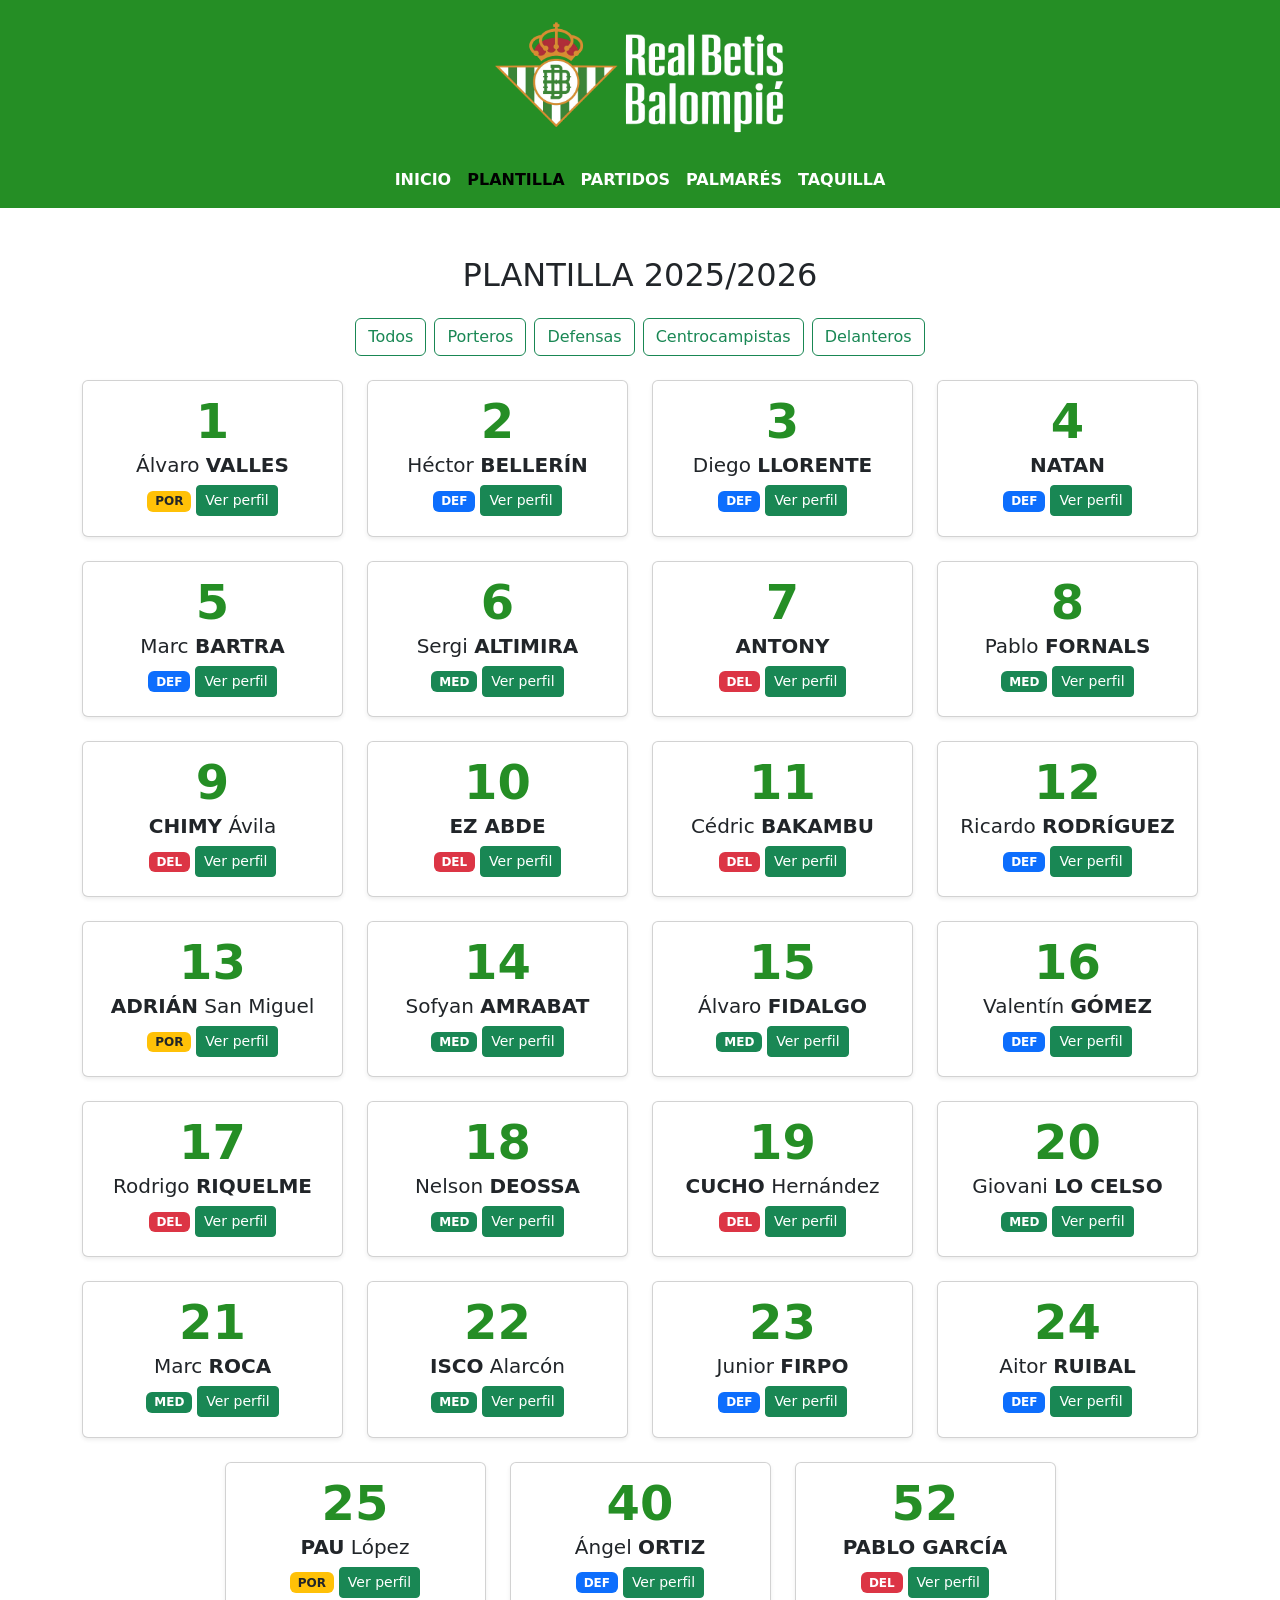
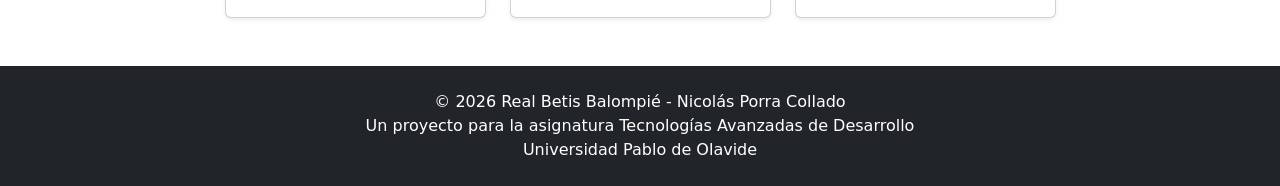
<file: plantilla.html>
<!DOCTYPE html>
<html lang="es">

<head>
    <meta charset="UTF-8">
    <meta name="viewport" content="width=device-width, initial-scale=1.0">
    <title>Plantilla - Real Betis Balompié</title>
    <link rel="icon" type="image/png" href="img/favicon.png">
    <link href="https://cdn.jsdelivr.net/npm/bootstrap@5.3.2/dist/css/bootstrap.min.css" rel="stylesheet">
    <link rel="stylesheet" href="css/style.css">
</head>

<body>
    <!--Cabecera-->
    <header class="container-fluid text-center py-3">
        <a href="index.html">
            <img src="img/logo.png" alt="Logo Real Betis" class="img-fluid">
        </a>
    </header>

    <!--Barra de navegación-->
    <nav class="navbar navbar-expand-lg">
        <div class="container-fluid">

            <button class="navbar-toggler" type="button" data-bs-toggle="collapse" data-bs-target="#menu">
                <span class="navbar-toggler-icon"></span>
            </button>

            <div class="collapse navbar-collapse justify-content-center" id="menu">
                <ul class="navbar-nav text-center">
                    <li class="nav-item">
                        <a class="nav-link" href="index.html">INICIO</a>
                    </li>
                    <li class="nav-item">
                        <a class="nav-link active" href="plantilla.html">PLANTILLA</a>
                    </li>
                    <li class="nav-item">
                        <a class="nav-link" href="partidos.html">PARTIDOS</a>
                    </li>
                    <li class="nav-item">
                        <a class="nav-link" href="palmares.html">PALMARÉS</a>
                    </li>
                    <li class="nav-item">
                        <a class="nav-link" href="taquilla.html">TAQUILLA</a>
                    </li>
                </ul>
            </div>

        </div>
    </nav>

    <!--Lista de jugadores-->
    <div class="container mt-5">

        <h2 class="text-center mb-4">PLANTILLA 2025/2026</h2>

        <div class="d-flex justify-content-center gap-2 mb-4 flex-wrap">
            <button class="btn btn-outline-success filtro-btn" data-filter="all">Todos</button>
            <button class="btn btn-outline-success filtro-btn" data-filter="por">Porteros</button>
            <button class="btn btn-outline-success filtro-btn" data-filter="def">Defensas</button>
            <button class="btn btn-outline-success filtro-btn" data-filter="med">Centrocampistas</button>
            <button class="btn btn-outline-success filtro-btn" data-filter="del">Delanteros</button>
        </div>

        <div class="row g-4 justify-content-center">

            <div class="col-12 col-sm-6 col-md-4 col-lg-3 jugador por">
                <div class="card h-100 text-center shadow-sm">
                    <div class="card-body">
                        <div class="dorsal">1</div>
                        <h5 class="card-title">Álvaro <strong>VALLES</strong></h5>
                        <span class="badge bg-warning text-dark mb-2">POR</span>
                        <button class="btn btn-success btn-sm" data-bs-toggle="modal" data-bs-target="#modalValles">
                            Ver perfil
                        </button>
                    </div>
                </div>
            </div>

            <div class="col-12 col-sm-6 col-md-4 col-lg-3 jugador def">
                <div class="card h-100 text-center shadow-sm">
                    <div class="card-body">
                        <div class="dorsal">2</div>
                        <h5 class="card-title">Héctor <strong>BELLERÍN</strong></h5>
                        <span class="badge bg-primary mb-2">DEF</span>
                        <button class="btn btn-success btn-sm" data-bs-toggle="modal" data-bs-target="#modalBellerin">
                            Ver perfil
                        </button>
                    </div>
                </div>
            </div>

            <div class="col-12 col-sm-6 col-md-4 col-lg-3 jugador def">
                <div class="card h-100 text-center shadow-sm">
                    <div class="card-body">
                        <div class="dorsal">3</div>
                        <h5 class="card-title">Diego <strong>LLORENTE</strong></h5>
                        <span class="badge bg-primary mb-2">DEF</span>
                        <button class="btn btn-success btn-sm" data-bs-toggle="modal" data-bs-target="#modalLlorente">
                            Ver perfil
                        </button>
                    </div>
                </div>
            </div>

            <div class="col-12 col-sm-6 col-md-4 col-lg-3 jugador def">
                <div class="card h-100 text-center shadow-sm">
                    <div class="card-body">
                        <div class="dorsal">4</div>
                        <h5 class="card-title"><strong>NATAN</strong></h5>
                        <span class="badge bg-primary mb-2">DEF</span>
                        <button class="btn btn-success btn-sm" data-bs-toggle="modal" data-bs-target="#modalNatan">
                            Ver perfil
                        </button>
                    </div>
                </div>
            </div>

            <div class="col-12 col-sm-6 col-md-4 col-lg-3 jugador def">
                <div class="card h-100 text-center shadow-sm">
                    <div class="card-body">
                        <div class="dorsal">5</div>
                        <h5 class="card-title">Marc <strong>BARTRA</strong></h5>
                        <span class="badge bg-primary mb-2">DEF</span>
                        <button class="btn btn-success btn-sm" data-bs-toggle="modal" data-bs-target="#modalBartra">
                            Ver perfil
                        </button>
                    </div>
                </div>
            </div>

            <div class="col-12 col-sm-6 col-md-4 col-lg-3 jugador med">
                <div class="card h-100 text-center shadow-sm">
                    <div class="card-body">
                        <div class="dorsal">6</div>
                        <h5 class="card-title">Sergi <strong>ALTIMIRA</strong></h5>
                        <span class="badge bg-success mb-2">MED</span>
                        <button class="btn btn-success btn-sm" data-bs-toggle="modal" data-bs-target="#modalAltimira">
                            Ver perfil
                        </button>
                    </div>
                </div>
            </div>

            <div class="col-12 col-sm-6 col-md-4 col-lg-3 jugador del">
                <div class="card h-100 text-center shadow-sm">
                    <div class="card-body">
                        <div class="dorsal">7</div>
                        <h5 class="card-title"><strong>ANTONY</strong></h5>
                        <span class="badge bg-danger mb-2">DEL</span>
                        <button class="btn btn-success btn-sm" data-bs-toggle="modal" data-bs-target="#modalAntony">
                            Ver perfil
                        </button>
                    </div>
                </div>
            </div>

            <div class="col-12 col-sm-6 col-md-4 col-lg-3 jugador med">
                <div class="card h-100 text-center shadow-sm">
                    <div class="card-body">
                        <div class="dorsal">8</div>
                        <h5 class="card-title">Pablo <strong>FORNALS</strong></h5>
                        <span class="badge bg-success mb-2">MED</span>
                        <button class="btn btn-success btn-sm" data-bs-toggle="modal" data-bs-target="#modalFornals">
                            Ver perfil
                        </button>
                    </div>
                </div>
            </div>

            <div class="col-12 col-sm-6 col-md-4 col-lg-3 jugador del">
                <div class="card h-100 text-center shadow-sm">
                    <div class="card-body">
                        <div class="dorsal">9</div>
                        <h5 class="card-title"><strong>CHIMY</strong> Ávila</h5>
                        <span class="badge bg-danger mb-2">DEL</span>
                        <button class="btn btn-success btn-sm" data-bs-toggle="modal" data-bs-target="#modalChimy">
                            Ver perfil
                        </button>
                    </div>
                </div>
            </div>

            <div class="col-12 col-sm-6 col-md-4 col-lg-3 jugador del">
                <div class="card h-100 text-center shadow-sm">
                    <div class="card-body">
                        <div class="dorsal">10</div>
                        <h5 class="card-title"><strong>EZ ABDE</strong></h5>
                        <span class="badge bg-danger mb-2">DEL</span>
                        <button class="btn btn-success btn-sm" data-bs-toggle="modal" data-bs-target="#modalAbde">
                            Ver perfil
                        </button>
                    </div>
                </div>
            </div>

            <div class="col-12 col-sm-6 col-md-4 col-lg-3 jugador del">
                <div class="card h-100 text-center shadow-sm">
                    <div class="card-body">
                        <div class="dorsal">11</div>
                        <h5 class="card-title">Cédric <strong>BAKAMBU</strong></h5>
                        <span class="badge bg-danger mb-2">DEL</span>
                        <button class="btn btn-success btn-sm" data-bs-toggle="modal" data-bs-target="#modalBakambu">
                            Ver perfil
                        </button>
                    </div>
                </div>
            </div>

            <div class="col-12 col-sm-6 col-md-4 col-lg-3 jugador def">
                <div class="card h-100 text-center shadow-sm">
                    <div class="card-body">
                        <div class="dorsal">12</div>
                        <h5 class="card-title">Ricardo <strong>RODRÍGUEZ</strong></h5>
                        <span class="badge bg-primary mb-2">DEF</span>
                        <button class="btn btn-success btn-sm" data-bs-toggle="modal" data-bs-target="#modalRicardo">
                            Ver perfil
                        </button>
                    </div>
                </div>
            </div>

            <div class="col-12 col-sm-6 col-md-4 col-lg-3 jugador por">
                <div class="card h-100 text-center shadow-sm">
                    <div class="card-body">
                        <div class="dorsal">13</div>
                        <h5 class="card-title"><strong>ADRIÁN</strong> San Miguel</h5>
                        <span class="badge bg-warning text-dark mb-2">POR</span>
                        <button class="btn btn-success btn-sm" data-bs-toggle="modal" data-bs-target="#modalAdrian">
                            Ver perfil
                        </button>
                    </div>
                </div>
            </div>

            <div class="col-12 col-sm-6 col-md-4 col-lg-3 jugador med">
                <div class="card h-100 text-center shadow-sm">
                    <div class="card-body">
                        <div class="dorsal">14</div>
                        <h5 class="card-title">Sofyan <strong>AMRABAT</strong></h5>
                        <span class="badge bg-success mb-2">MED</span>
                        <button class="btn btn-success btn-sm" data-bs-toggle="modal" data-bs-target="#modalAmrabat">
                            Ver perfil
                        </button>
                    </div>
                </div>
            </div>

            <div class="col-12 col-sm-6 col-md-4 col-lg-3 jugador med">
                <div class="card h-100 text-center shadow-sm">
                    <div class="card-body">
                        <div class="dorsal">15</div>
                        <h5 class="card-title">Álvaro <strong>FIDALGO</strong></h5>
                        <span class="badge bg-success mb-2">MED</span>
                        <button class="btn btn-success btn-sm" data-bs-toggle="modal" data-bs-target="#modalFidalgo">
                            Ver perfil
                        </button>
                    </div>
                </div>
            </div>

            <div class="col-12 col-sm-6 col-md-4 col-lg-3 jugador def">
                <div class="card h-100 text-center shadow-sm">
                    <div class="card-body">
                        <div class="dorsal">16</div>
                        <h5 class="card-title">Valentín <strong>GÓMEZ</strong></h5>
                        <span class="badge bg-primary mb-2">DEF</span>
                        <button class="btn btn-success btn-sm" data-bs-toggle="modal" data-bs-target="#modalValentin">
                            Ver perfil
                        </button>
                    </div>
                </div>
            </div>

            <div class="col-12 col-sm-6 col-md-4 col-lg-3 jugador del">
                <div class="card h-100 text-center shadow-sm">
                    <div class="card-body">
                        <div class="dorsal">17</div>
                        <h5 class="card-title">Rodrigo <strong>RIQUELME</strong></h5>
                        <span class="badge bg-danger mb-2">DEL</span>
                        <button class="btn btn-success btn-sm" data-bs-toggle="modal" data-bs-target="#modalRiquelme">
                            Ver perfil
                        </button>
                    </div>
                </div>
            </div>

            <div class="col-12 col-sm-6 col-md-4 col-lg-3 jugador med">
                <div class="card h-100 text-center shadow-sm">
                    <div class="card-body">
                        <div class="dorsal">18</div>
                        <h5 class="card-title">Nelson <strong>DEOSSA</strong></h5>
                        <span class="badge bg-success mb-2">MED</span>
                        <button class="btn btn-success btn-sm" data-bs-toggle="modal" data-bs-target="#modalDeossa">
                            Ver perfil
                        </button>
                    </div>
                </div>
            </div>

            <div class="col-12 col-sm-6 col-md-4 col-lg-3 jugador del">
                <div class="card h-100 text-center shadow-sm">
                    <div class="card-body">
                        <div class="dorsal">19</div>
                        <h5 class="card-title"><strong>CUCHO</strong> Hernández</h5>
                        <span class="badge bg-danger mb-2">DEL</span>
                        <button class="btn btn-success btn-sm" data-bs-toggle="modal" data-bs-target="#modalCucho">
                            Ver perfil
                        </button>
                    </div>
                </div>
            </div>

            <div class="col-12 col-sm-6 col-md-4 col-lg-3 jugador med">
                <div class="card h-100 text-center shadow-sm">
                    <div class="card-body">
                        <div class="dorsal">20</div>
                        <h5 class="card-title">Giovani <strong>LO CELSO</strong></h5>
                        <span class="badge bg-success mb-2">MED</span>
                        <button class="btn btn-success btn-sm" data-bs-toggle="modal" data-bs-target="#modalLoCelso">
                            Ver perfil
                        </button>
                    </div>
                </div>
            </div>

            <div class="col-12 col-sm-6 col-md-4 col-lg-3 jugador med">
                <div class="card h-100 text-center shadow-sm">
                    <div class="card-body">
                        <div class="dorsal">21</div>
                        <h5 class="card-title">Marc <strong>ROCA</strong></h5>
                        <span class="badge bg-success mb-2">MED</span>
                        <button class="btn btn-success btn-sm" data-bs-toggle="modal" data-bs-target="#modalRoca">
                            Ver perfil
                        </button>
                    </div>
                </div>
            </div>

            <div class="col-12 col-sm-6 col-md-4 col-lg-3 jugador med">
                <div class="card h-100 text-center shadow-sm">
                    <div class="card-body">
                        <div class="dorsal">22</div>
                        <h5 class="card-title"><strong>ISCO</strong> Alarcón</h5>
                        <span class="badge bg-success mb-2">MED</span>
                        <button class="btn btn-success btn-sm" data-bs-toggle="modal" data-bs-target="#modalIsco">
                            Ver perfil
                        </button>
                    </div>
                </div>
            </div>

            <div class="col-12 col-sm-6 col-md-4 col-lg-3 jugador def">
                <div class="card h-100 text-center shadow-sm">
                    <div class="card-body">
                        <div class="dorsal">23</div>
                        <h5 class="card-title">Junior <strong>FIRPO</strong></h5>
                        <span class="badge bg-primary mb-2">DEF</span>
                        <button class="btn btn-success btn-sm" data-bs-toggle="modal" data-bs-target="#modalJunior">
                            Ver perfil
                        </button>
                    </div>
                </div>
            </div>

            <div class="col-12 col-sm-6 col-md-4 col-lg-3 jugador def">
                <div class="card h-100 text-center shadow-sm">
                    <div class="card-body">
                        <div class="dorsal">24</div>
                        <h5 class="card-title">Aitor <strong>RUIBAL</strong></h5>
                        <span class="badge bg-primary mb-2">DEF</span>
                        <button class="btn btn-success btn-sm" data-bs-toggle="modal" data-bs-target="#modalRuibal">
                            Ver perfil
                        </button>
                    </div>
                </div>
            </div>

            <div class="col-12 col-sm-6 col-md-4 col-lg-3 jugador por">
                <div class="card h-100 text-center shadow-sm">
                    <div class="card-body">
                        <div class="dorsal">25</div>
                        <h5 class="card-title"><strong>PAU</strong> López</h5>
                        <span class="badge bg-warning text-dark mb-2">POR</span>
                        <button class="btn btn-success btn-sm" data-bs-toggle="modal" data-bs-target="#modalPau">
                            Ver perfil
                        </button>
                    </div>
                </div>
            </div>

            <div class="col-12 col-sm-6 col-md-4 col-lg-3 jugador def">
                <div class="card h-100 text-center shadow-sm">
                    <div class="card-body">
                        <div class="dorsal">40</div>
                        <h5 class="card-title">Ángel <strong>ORTIZ</strong></h5>
                        <span class="badge bg-primary mb-2">DEF</span>
                        <button class="btn btn-success btn-sm" data-bs-toggle="modal" data-bs-target="#modalOrtiz">
                            Ver perfil
                        </button>
                    </div>
                </div>
            </div>

            <div class="col-12 col-sm-6 col-md-4 col-lg-3 jugador del">
                <div class="card h-100 text-center shadow-sm">
                    <div class="card-body">
                        <div class="dorsal">52</div>
                        <h5 class="card-title"><strong>PABLO GARCÍA</strong></h5>
                        <span class="badge bg-danger mb-2">DEL</span>
                        <button class="btn btn-success btn-sm" data-bs-toggle="modal" data-bs-target="#modalPablo">
                            Ver perfil
                        </button>
                    </div>
                </div>
            </div>

        </div>

    </div>

    <!--Modales de los jugadores-->
    <div class="modal fade" id="modalValles" tabindex="-1">
        <div class="modal-dialog modal-dialog-centered">
            <div class="modal-content">
                <div class="modal-header">
                    <h5 class="modal-title">Álvaro Valles</h5>
                    <button type="button" class="btn-close" data-bs-dismiss="modal"></button>
                </div>
                <div class="modal-body text-center">
                    <div class="dorsal mb-2">1</div>
                    <span class="badge bg-warning text-dark mb-3">Portero</span>
                    <p><strong>Edad:</strong> 28 años</p>
                    <p><strong>Nacionalidad:</strong> España</p>
                    <p><strong>Altura:</strong> 1.91 m</p>
                </div>
                <div class="modal-footer">
                    <button class="btn btn-secondary" data-bs-dismiss="modal">Cerrar</button>
                </div>
            </div>
        </div>
    </div>

    <div class="modal fade" id="modalBellerin" tabindex="-1">
        <div class="modal-dialog modal-dialog-centered">
            <div class="modal-content">
                <div class="modal-header">
                    <h5 class="modal-title">Héctor Bellerín</h5>
                    <button type="button" class="btn-close" data-bs-dismiss="modal"></button>
                </div>
                <div class="modal-body text-center">
                    <div class="dorsal mb-2">2</div>
                    <span class="badge bg-primary mb-3">Defensa</span>
                    <p><strong>Edad:</strong> 31 años</p>
                    <p><strong>Nacionalidad:</strong> España</p>
                    <p><strong>Altura:</strong> 1.91 m</p>
                </div>
                <div class="modal-footer">
                    <button class="btn btn-secondary" data-bs-dismiss="modal">Cerrar</button>
                </div>
            </div>
        </div>
    </div>

    <div class="modal fade" id="modalLlorente" tabindex="-1">
        <div class="modal-dialog modal-dialog-centered">
            <div class="modal-content">
                <div class="modal-header">
                    <h5 class="modal-title">Diego Llorente</h5>
                    <button type="button" class="btn-close" data-bs-dismiss="modal"></button>
                </div>
                <div class="modal-body text-center">
                    <div class="dorsal mb-2">3</div>
                    <span class="badge bg-primary mb-3">Defensa</span>
                    <p><strong>Edad:</strong> 32 años</p>
                    <p><strong>Nacionalidad:</strong> España</p>
                    <p><strong>Altura:</strong> 1.86 m</p>
                </div>
                <div class="modal-footer">
                    <button class="btn btn-secondary" data-bs-dismiss="modal">Cerrar</button>
                </div>
            </div>
        </div>
    </div>

    <div class="modal fade" id="modalNatan" tabindex="-1">
        <div class="modal-dialog modal-dialog-centered">
            <div class="modal-content">
                <div class="modal-header">
                    <h5 class="modal-title">Natan</h5>
                    <button type="button" class="btn-close" data-bs-dismiss="modal"></button>
                </div>
                <div class="modal-body text-center">
                    <div class="dorsal mb-2">4</div>
                    <span class="badge bg-primary mb-3">Defensa</span>
                    <p><strong>Edad:</strong> 25 años</p>
                    <p><strong>Nacionalidad:</strong> Brasil</p>
                    <p><strong>Altura:</strong> 1.88 m</p>
                </div>
                <div class="modal-footer">
                    <button class="btn btn-secondary" data-bs-dismiss="modal">Cerrar</button>
                </div>
            </div>
        </div>
    </div>

    <div class="modal fade" id="modalBartra" tabindex="-1">
        <div class="modal-dialog modal-dialog-centered">
            <div class="modal-content">
                <div class="modal-header">
                    <h5 class="modal-title">Marc Bartra</h5>
                    <button type="button" class="btn-close" data-bs-dismiss="modal"></button>
                </div>
                <div class="modal-body text-center">
                    <div class="dorsal mb-2">5</div>
                    <span class="badge bg-primary mb-3">Defensa</span>
                    <p><strong>Edad:</strong> 35 años</p>
                    <p><strong>Nacionalidad:</strong> España</p>
                    <p><strong>Altura:</strong> 1.84 m</p>
                </div>
                <div class="modal-footer">
                    <button class="btn btn-secondary" data-bs-dismiss="modal">Cerrar</button>
                </div>
            </div>
        </div>
    </div>

    <div class="modal fade" id="modalAltimira" tabindex="-1">
        <div class="modal-dialog modal-dialog-centered">
            <div class="modal-content">
                <div class="modal-header">
                    <h5 class="modal-title">Sergi Altimira</h5>
                    <button type="button" class="btn-close" data-bs-dismiss="modal"></button>
                </div>
                <div class="modal-body text-center">
                    <div class="dorsal mb-2">6</div>
                    <span class="badge bg-success mb-3">Mediocentro</span>
                    <p><strong>Edad:</strong> 24 años</p>
                    <p><strong>Nacionalidad:</strong> España</p>
                    <p><strong>Altura:</strong> 1.88 m</p>
                </div>
                <div class="modal-footer">
                    <button class="btn btn-secondary" data-bs-dismiss="modal">Cerrar</button>
                </div>
            </div>
        </div>
    </div>

    <div class="modal fade" id="modalAntony" tabindex="-1">
        <div class="modal-dialog modal-dialog-centered">
            <div class="modal-content">
                <div class="modal-header">
                    <h5 class="modal-title">Antony</h5>
                    <button type="button" class="btn-close" data-bs-dismiss="modal"></button>
                </div>
                <div class="modal-body text-center">
                    <div class="dorsal mb-2">7</div>
                    <span class="badge bg-danger mb-3">Delantero</span>
                    <p><strong>Edad:</strong> 26 años</p>
                    <p><strong>Nacionalidad:</strong> Brasil</p>
                    <p><strong>Altura:</strong> 1.72 m</p>
                </div>
                <div class="modal-footer">
                    <button class="btn btn-secondary" data-bs-dismiss="modal">Cerrar</button>
                </div>
            </div>
        </div>
    </div>

    <div class="modal fade" id="modalFornals" tabindex="-1">
        <div class="modal-dialog modal-dialog-centered">
            <div class="modal-content">
                <div class="modal-header">
                    <h5 class="modal-title">Pablo Fornals</h5>
                    <button type="button" class="btn-close" data-bs-dismiss="modal"></button>
                </div>
                <div class="modal-body text-center">
                    <div class="dorsal mb-2">8</div>
                    <span class="badge bg-success mb-3">Mediocentro</span>
                    <p><strong>Edad:</strong> 30 años</p>
                    <p><strong>Nacionalidad:</strong> España</p>
                    <p><strong>Altura:</strong> 1.78 m</p>
                </div>
                <div class="modal-footer">
                    <button class="btn btn-secondary" data-bs-dismiss="modal">Cerrar</button>
                </div>
            </div>
        </div>
    </div>

    <div class="modal fade" id="modalChimy" tabindex="-1">
        <div class="modal-dialog modal-dialog-centered">
            <div class="modal-content">
                <div class="modal-header">
                    <h5 class="modal-title">Chimy Ávila</h5>
                    <button type="button" class="btn-close" data-bs-dismiss="modal"></button>
                </div>
                <div class="modal-body text-center">
                    <div class="dorsal mb-2">9</div>
                    <span class="badge bg-danger mb-3">Delantero</span>
                    <p><strong>Edad:</strong> 32 años</p>
                    <p><strong>Nacionalidad:</strong> Argentina</p>
                    <p><strong>Altura:</strong> 1.72 m</p>
                </div>
                <div class="modal-footer">
                    <button class="btn btn-secondary" data-bs-dismiss="modal">Cerrar</button>
                </div>
            </div>
        </div>
    </div>

    <div class="modal fade" id="modalAbde" tabindex="-1">
        <div class="modal-dialog modal-dialog-centered">
            <div class="modal-content">
                <div class="modal-header">
                    <h5 class="modal-title">Ez Abde</h5>
                    <button type="button" class="btn-close" data-bs-dismiss="modal"></button>
                </div>
                <div class="modal-body text-center">
                    <div class="dorsal mb-2">10</div>
                    <span class="badge bg-danger mb-3">Delantero</span>
                    <p><strong>Edad:</strong> 24 años</p>
                    <p><strong>Nacionalidad:</strong> Marruecos</p>
                    <p><strong>Altura:</strong> 1.77 m</p>
                </div>
                <div class="modal-footer">
                    <button class="btn btn-secondary" data-bs-dismiss="modal">Cerrar</button>
                </div>
            </div>
        </div>
    </div>

    <div class="modal fade" id="modalBakambu" tabindex="-1">
        <div class="modal-dialog modal-dialog-centered">
            <div class="modal-content">
                <div class="modal-header">
                    <h5 class="modal-title">Cédric Bakambu</h5>
                    <button type="button" class="btn-close" data-bs-dismiss="modal"></button>
                </div>
                <div class="modal-body text-center">
                    <div class="dorsal mb-2">11</div>
                    <span class="badge bg-danger mb-3">Delantero</span>
                    <p><strong>Edad:</strong> 34 años</p>
                    <p><strong>Nacionalidad:</strong> República Democrática del Congo</p>
                    <p><strong>Altura:</strong> 1.82 m</p>
                </div>
                <div class="modal-footer">
                    <button class="btn btn-secondary" data-bs-dismiss="modal">Cerrar</button>
                </div>
            </div>
        </div>
    </div>

    <div class="modal fade" id="modalRicardo" tabindex="-1">
        <div class="modal-dialog modal-dialog-centered">
            <div class="modal-content">
                <div class="modal-header">
                    <h5 class="modal-title">Ricardo Rodríguez</h5>
                    <button type="button" class="btn-close" data-bs-dismiss="modal"></button>
                </div>
                <div class="modal-body text-center">
                    <div class="dorsal mb-2">12</div>
                    <span class="badge bg-primary mb-3">Defensa</span>
                    <p><strong>Edad:</strong> 33 años</p>
                    <p><strong>Nacionalidad:</strong> Suiza</p>
                    <p><strong>Altura:</strong> 1.82 m</p>
                </div>
                <div class="modal-footer">
                    <button class="btn btn-secondary" data-bs-dismiss="modal">Cerrar</button>
                </div>
            </div>
        </div>
    </div>

    <div class="modal fade" id="modalAdrian" tabindex="-1">
        <div class="modal-dialog modal-dialog-centered">
            <div class="modal-content">
                <div class="modal-header">
                    <h5 class="modal-title">Adrián San Miguel</h5>
                    <button type="button" class="btn-close" data-bs-dismiss="modal"></button>
                </div>
                <div class="modal-body text-center">
                    <div class="dorsal mb-2">13</div>
                    <span class="badge bg-warning text-dark mb-3">Portero</span>
                    <p><strong>Edad:</strong> 39 años</p>
                    <p><strong>Nacionalidad:</strong> España</p>
                    <p><strong>Altura:</strong> 1.90 m</p>
                </div>
                <div class="modal-footer">
                    <button class="btn btn-secondary" data-bs-dismiss="modal">Cerrar</button>
                </div>
            </div>
        </div>
    </div>

    <div class="modal fade" id="modalAmrabat" tabindex="-1">
        <div class="modal-dialog modal-dialog-centered">
            <div class="modal-content">
                <div class="modal-header">
                    <h5 class="modal-title">Sofyan Amrabat</h5>
                    <button type="button" class="btn-close" data-bs-dismiss="modal"></button>
                </div>
                <div class="modal-body text-center">
                    <div class="dorsal mb-2">14</div>
                    <span class="badge bg-success mb-3">Mediocentro</span>
                    <p><strong>Edad:</strong> 29 años</p>
                    <p><strong>Nacionalidad:</strong> Marruecos</p>
                    <p><strong>Altura:</strong> 1.85 m</p>
                </div>
                <div class="modal-footer">
                    <button class="btn btn-secondary" data-bs-dismiss="modal">Cerrar</button>
                </div>
            </div>
        </div>
    </div>

    <div class="modal fade" id="modalFidalgo" tabindex="-1">
        <div class="modal-dialog modal-dialog-centered">
            <div class="modal-content">
                <div class="modal-header">
                    <h5 class="modal-title">Álvaro Fidalgo</h5>
                    <button type="button" class="btn-close" data-bs-dismiss="modal"></button>
                </div>
                <div class="modal-body text-center">
                    <div class="dorsal mb-2">15</div>
                    <span class="badge bg-success mb-3">Mediocentro</span>
                    <p><strong>Edad:</strong> 28 años</p>
                    <p><strong>Nacionalidad:</strong> México</p>
                    <p><strong>Altura:</strong> 1.74 m</p>
                </div>
                <div class="modal-footer">
                    <button class="btn btn-secondary" data-bs-dismiss="modal">Cerrar</button>
                </div>
            </div>
        </div>
    </div>

    <div class="modal fade" id="modalValentin" tabindex="-1">
        <div class="modal-dialog modal-dialog-centered">
            <div class="modal-content">
                <div class="modal-header">
                    <h5 class="modal-title">Valentín Gómez</h5>
                    <button type="button" class="btn-close" data-bs-dismiss="modal"></button>
                </div>
                <div class="modal-body text-center">
                    <div class="dorsal mb-2">16</div>
                    <span class="badge bg-primary mb-3">Defensa</span>
                    <p><strong>Edad:</strong> 22 años</p>
                    <p><strong>Nacionalidad:</strong> Argentina</p>
                    <p><strong>Altura:</strong> 1.81 m</p>
                </div>
                <div class="modal-footer">
                    <button class="btn btn-secondary" data-bs-dismiss="modal">Cerrar</button>
                </div>
            </div>
        </div>
    </div>

    <div class="modal fade" id="modalRiquelme" tabindex="-1">
        <div class="modal-dialog modal-dialog-centered">
            <div class="modal-content">
                <div class="modal-header">
                    <h5 class="modal-title">Rodrigo Riquelme</h5>
                    <button type="button" class="btn-close" data-bs-dismiss="modal"></button>
                </div>
                <div class="modal-body text-center">
                    <div class="dorsal mb-2">17</div>
                    <span class="badge bg-danger mb-3">Delantero</span>
                    <p><strong>Edad:</strong> 25 años</p>
                    <p><strong>Nacionalidad:</strong> Argentina</p>
                    <p><strong>Altura:</strong> 1.74 m</p>
                </div>
                <div class="modal-footer">
                    <button class="btn btn-secondary" data-bs-dismiss="modal">Cerrar</button>
                </div>
            </div>
        </div>
    </div>

    <div class="modal fade" id="modalDeossa" tabindex="-1">
        <div class="modal-dialog modal-dialog-centered">
            <div class="modal-content">
                <div class="modal-header">
                    <h5 class="modal-title">Nelson Deossa</h5>
                    <button type="button" class="btn-close" data-bs-dismiss="modal"></button>
                </div>
                <div class="modal-body text-center">
                    <div class="dorsal mb-2">18</div>
                    <span class="badge bg-success mb-3">Mediocentro</span>
                    <p><strong>Edad:</strong> 26 años</p>
                    <p><strong>Nacionalidad:</strong> Colombia</p>
                    <p><strong>Altura:</strong> 1.85 m</p>
                </div>
                <div class="modal-footer">
                    <button class="btn btn-secondary" data-bs-dismiss="modal">Cerrar</button>
                </div>
            </div>
        </div>
    </div>

    <div class="modal fade" id="modalCucho" tabindex="-1">
        <div class="modal-dialog modal-dialog-centered">
            <div class="modal-content">
                <div class="modal-header">
                    <h5 class="modal-title">Cucho Hernández</h5>
                    <button type="button" class="btn-close" data-bs-dismiss="modal"></button>
                </div>
                <div class="modal-body text-center">
                    <div class="dorsal mb-2">19</div>
                    <span class="badge bg-danger mb-3">Delantero</span>
                    <p><strong>Edad:</strong> 26 años</p>
                    <p><strong>Nacionalidad:</strong> Colombia</p>
                    <p><strong>Altura:</strong> 1.75 m</p>
                </div>
                <div class="modal-footer">
                    <button class="btn btn-secondary" data-bs-dismiss="modal">Cerrar</button>
                </div>
            </div>
        </div>
    </div>

    <div class="modal fade" id="modalLoCelso" tabindex="-1">
        <div class="modal-dialog modal-dialog-centered">
            <div class="modal-content">
                <div class="modal-header">
                    <h5 class="modal-title">Giovani Lo Celso</h5>
                    <button type="button" class="btn-close" data-bs-dismiss="modal"></button>
                </div>
                <div class="modal-body text-center">
                    <div class="dorsal mb-2">20</div>
                    <span class="badge bg-success mb-3">Mediocentro</span>
                    <p><strong>Edad:</strong> 29 años</p>
                    <p><strong>Nacionalidad:</strong> Argentina</p>
                    <p><strong>Altura:</strong> 1.77 m</p>
                </div>
                <div class="modal-footer">
                    <button class="btn btn-secondary" data-bs-dismiss="modal">Cerrar</button>
                </div>
            </div>
        </div>
    </div>

    <div class="modal fade" id="modalRoca" tabindex="-1">
        <div class="modal-dialog modal-dialog-centered">
            <div class="modal-content">
                <div class="modal-header">
                    <h5 class="modal-title">Marc Roca</h5>
                    <button type="button" class="btn-close" data-bs-dismiss="modal"></button>
                </div>
                <div class="modal-body text-center">
                    <div class="dorsal mb-2">21</div>
                    <span class="badge bg-success mb-3">Mediocentro</span>
                    <p><strong>Edad:</strong> 29 años</p>
                    <p><strong>Nacionalidad:</strong> España</p>
                    <p><strong>Altura:</strong> 1.84 m</p>
                </div>
                <div class="modal-footer">
                    <button class="btn btn-secondary" data-bs-dismiss="modal">Cerrar</button>
                </div>
            </div>
        </div>
    </div>

    <div class="modal fade" id="modalIsco" tabindex="-1">
        <div class="modal-dialog modal-dialog-centered">
            <div class="modal-content">
                <div class="modal-header">
                    <h5 class="modal-title">Isco Alarcón</h5>
                    <button type="button" class="btn-close" data-bs-dismiss="modal"></button>
                </div>
                <div class="modal-body text-center">
                    <div class="dorsal mb-2">22</div>
                    <span class="badge bg-success mb-3">Mediocentro</span>
                    <p><strong>Edad:</strong> 33 años</p>
                    <p><strong>Nacionalidad:</strong> España</p>
                    <p><strong>Altura:</strong> 1.76 m</p>
                </div>
                <div class="modal-footer">
                    <button class="btn btn-secondary" data-bs-dismiss="modal">Cerrar</button>
                </div>
            </div>
        </div>
    </div>

    <div class="modal fade" id="modalJunior" tabindex="-1">
        <div class="modal-dialog modal-dialog-centered">
            <div class="modal-content">
                <div class="modal-header">
                    <h5 class="modal-title">Junior Firpo</h5>
                    <button type="button" class="btn-close" data-bs-dismiss="modal"></button>
                </div>
                <div class="modal-body text-center">
                    <div class="dorsal mb-2">23</div>
                    <span class="badge bg-primary mb-3">Defensa</span>
                    <p><strong>Edad:</strong> 29 años</p>
                    <p><strong>Nacionalidad:</strong> República Dominicana</p>
                    <p><strong>Altura:</strong> 1.84 m</p>
                </div>
                <div class="modal-footer">
                    <button class="btn btn-secondary" data-bs-dismiss="modal">Cerrar</button>
                </div>
            </div>
        </div>
    </div>

    <div class="modal fade" id="modalRuibal" tabindex="-1">
        <div class="modal-dialog modal-dialog-centered">
            <div class="modal-content">
                <div class="modal-header">
                    <h5 class="modal-title">Aitor Ruibal</h5>
                    <button type="button" class="btn-close" data-bs-dismiss="modal"></button>
                </div>
                <div class="modal-body text-center">
                    <div class="dorsal mb-2">24</div>
                    <span class="badge bg-primary mb-3">Defensa</span>
                    <p><strong>Edad:</strong> 29 años</p>
                    <p><strong>Nacionalidad:</strong> España</p>
                    <p><strong>Altura:</strong> 1.76 m</p>
                </div>
                <div class="modal-footer">
                    <button class="btn btn-secondary" data-bs-dismiss="modal">Cerrar</button>
                </div>
            </div>
        </div>
    </div>

    <div class="modal fade" id="modalPau" tabindex="-1">
        <div class="modal-dialog modal-dialog-centered">
            <div class="modal-content">
                <div class="modal-header">
                    <h5 class="modal-title">Pau López</h5>
                    <button type="button" class="btn-close" data-bs-dismiss="modal"></button>
                </div>
                <div class="modal-body text-center">
                    <div class="dorsal mb-2">25</div>
                    <span class="badge bg-warning text-dark mb-3">Portero</span>
                    <p><strong>Edad:</strong> 31 años</p>
                    <p><strong>Nacionalidad:</strong> España</p>
                    <p><strong>Altura:</strong> 1.89 m</p>
                </div>
                <div class="modal-footer">
                    <button class="btn btn-secondary" data-bs-dismiss="modal">Cerrar</button>
                </div>
            </div>
        </div>
    </div>

    <div class="modal fade" id="modalOrtiz" tabindex="-1">
        <div class="modal-dialog modal-dialog-centered">
            <div class="modal-content">
                <div class="modal-header">
                    <h5 class="modal-title">Ángel Ortiz</h5>
                    <button type="button" class="btn-close" data-bs-dismiss="modal"></button>
                </div>
                <div class="modal-body text-center">
                    <div class="dorsal mb-2">40</div>
                    <span class="badge bg-primary mb-3">Defensa</span>
                    <p><strong>Edad:</strong> 21 años</p>
                    <p><strong>Nacionalidad:</strong> España</p>
                    <p><strong>Altura:</strong> 1.67 m</p>
                </div>
                <div class="modal-footer">
                    <button class="btn btn-secondary" data-bs-dismiss="modal">Cerrar</button>
                </div>
            </div>
        </div>
    </div>

    <div class="modal fade" id="modalPablo" tabindex="-1">
        <div class="modal-dialog modal-dialog-centered">
            <div class="modal-content">
                <div class="modal-header">
                    <h5 class="modal-title">Pablo García</h5>
                    <button type="button" class="btn-close" data-bs-dismiss="modal"></button>
                </div>
                <div class="modal-body text-center">
                    <div class="dorsal mb-2">52</div>
                    <span class="badge bg-danger mb-3">Delantero</span>
                    <p><strong>Edad:</strong> 19 años</p>
                    <p><strong>Nacionalidad:</strong> España</p>
                    <p><strong>Altura:</strong> 1.75 m</p>
                </div>
                <div class="modal-footer">
                    <button class="btn btn-secondary" data-bs-dismiss="modal">Cerrar</button>
                </div>
            </div>
        </div>
    </div>

    <!--Footer-->
    <footer class="text-center mt-5 p-4 bg-dark text-white">
        © 2026 Real Betis Balompié - Nicolás Porra Collado<br>
        Un proyecto para la asignatura Tecnologías Avanzadas de Desarrollo<br>
        Universidad Pablo de Olavide
    </footer>

    <script src="https://cdn.jsdelivr.net/npm/bootstrap@5.3.2/dist/js/bootstrap.bundle.min.js"></script>
    <script src="js/script.js"></script>
</body>

</html>
</file>
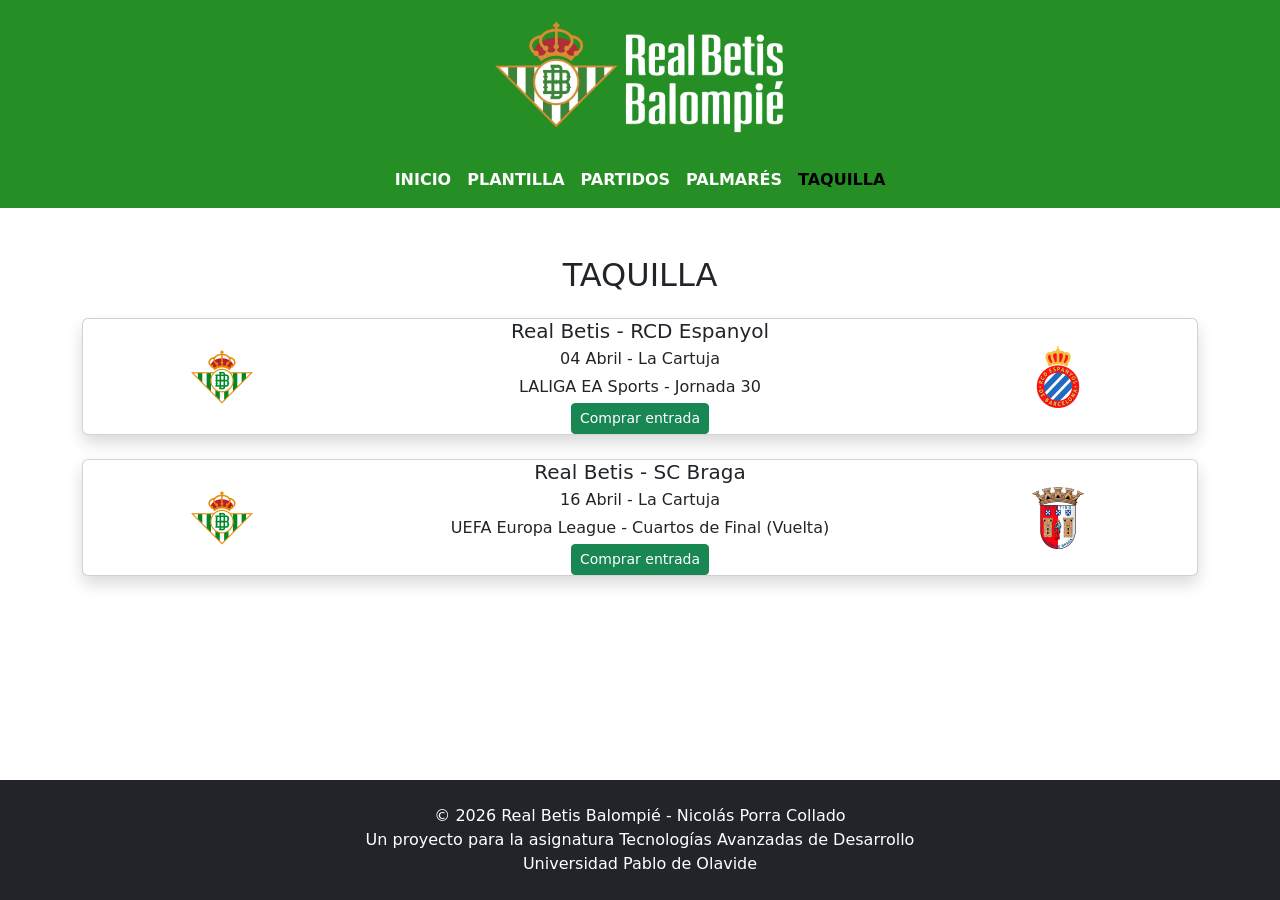
<file: taquilla.html>
<!DOCTYPE html>
<html lang="es">

<head>
    <meta charset="UTF-8">
    <meta name="viewport" content="width=device-width, initial-scale=1.0">
    <title>Taquilla - Real Betis Balompié</title>
    <link rel="icon" type="image/png" href="img/favicon.png">
    <link href="https://cdn.jsdelivr.net/npm/bootstrap@5.3.2/dist/css/bootstrap.min.css" rel="stylesheet">
    <link rel="stylesheet" href="css/style.css">
</head>

<body>
    <div class="contenido">
        <!--Cabecera-->
        <header class="container-fluid text-center py-3">
            <a href="index.html">
                <img src="img/logo.png" alt="Logo Real Betis" class="img-fluid">
            </a>
        </header>

        <!--Barra de navegación-->
        <nav class="navbar navbar-expand-lg">
            <div class="container-fluid">

                <button class="navbar-toggler" type="button" data-bs-toggle="collapse" data-bs-target="#menu">
                    <span class="navbar-toggler-icon"></span>
                </button>

                <div class="collapse navbar-collapse justify-content-center" id="menu">
                    <ul class="navbar-nav text-center">
                        <li class="nav-item">
                            <a class="nav-link" href="index.html">INICIO</a>
                        </li>
                        <li class="nav-item">
                            <a class="nav-link" href="plantilla.html">PLANTILLA</a>
                        </li>
                        <li class="nav-item">
                            <a class="nav-link" href="partidos.html">PARTIDOS</a>
                        </li>
                        <li class="nav-item">
                            <a class="nav-link" href="palmares.html">PALMARÉS</a>
                        </li>
                        <li class="nav-item">
                            <a class="nav-link active" href="taquilla.html">TAQUILLA</a>
                        </li>
                    </ul>
                </div>

            </div>
        </nav>

        <!-- ALERTA -->
        <div class="container mt-3">
            <div id="alertaCompra" class="alert alert-success text-center d-none">
                ✅ Compra realizada correctamente
            </div>
        </div>

        <!-- CONTENIDO -->
        <div class="container mt-5">

            <h2 class="text-center mb-4">TAQUILLA</h2>

            <!-- Partido 1 -->
            <div class="row mb-4">
                <div class="col-12">
                    <div class="card shadow">
                        <div class="row g-0 align-items-center">
                            <!-- Escudo equipo local -->
                            <div class="col-3 text-center">
                                <img src="img/Betis.png" class="img-fluid p-2" style="max-height:80px;">
                            </div>

                            <!-- Info partido -->
                            <div class="col-6 text-center">
                                <h5 class="card-title mb-1">Real Betis - RCD Espanyol</h5>
                                <p class="card-text mb-1">04 Abril - La Cartuja</p>
                                <p class="card-text mb-1">LALIGA EA Sports - Jornada 30</p>
                                <button class="btn btn-success btn-sm" data-bs-toggle="modal"
                                    data-bs-target="#modalCompra">
                                    Comprar entrada
                                </button>
                            </div>

                            <!-- Escudo equipo visitante -->
                            <div class="col-3 text-center">
                                <img src="img/Espanyol.png" class="img-fluid p-2" style="max-height:80px;">
                            </div>
                        </div>
                    </div>
                </div>
            </div>

            <!-- Partido 2 -->
            <div class="row mb-4">
                <div class="col-12">
                    <div class="card shadow">
                        <div class="row g-0 align-items-center">
                            <div class="col-3 text-center">
                                <img src="img/Betis.png" class="img-fluid p-2" style="max-height:80px;">
                            </div>

                            <div class="col-6 text-center">
                                <h5 class="card-title mb-1">Real Betis - SC Braga</h5>
                                <p class="card-text mb-1">16 Abril - La Cartuja</p>
                                <p class="card-text mb-1">UEFA Europa League - Cuartos de Final (Vuelta)</p>
                                <button class="btn btn-success btn-sm" data-bs-toggle="modal"
                                    data-bs-target="#modalCompra">
                                    Comprar entrada
                                </button>
                            </div>

                            <div class="col-3 text-center">
                                <img src="img/Braga.png" class="img-fluid p-2" style="max-height:80px;">
                            </div>
                        </div>
                    </div>
                </div>
            </div>

        </div>

    </div>

    <!-- MODAL -->
    <div class="modal fade" id="modalCompra">
        <div class="modal-dialog">
            <div class="modal-content">

                <div class="modal-header">
                    <h5 class="modal-title">Compra de entradas</h5>
                    <button class="btn-close" data-bs-dismiss="modal"></button>
                </div>

                <div class="modal-body">

                    <form id="formCompra">

                        <div class="mb-3">
                            <label class="form-label">Nombre</label>
                            <input type="text" class="form-control" required>
                        </div>

                        <div class="mb-3">
                            <label class="form-label">Email</label>
                            <input type="email" class="form-control" required>
                        </div>

                        <div class="mb-3">
                            <label class="form-label">Número de entradas</label>
                            <select class="form-select">
                                <option>1</option>
                                <option>2</option>
                                <option>3</option>
                                <option>4</option>
                            </select>
                        </div>

                        <button type="submit" class="btn btn-success w-100">
                            Confirmar compra
                        </button>

                    </form>

                </div>

            </div>
        </div>

    </div>

    <!--Footer-->
    <footer class="text-center mt-5 p-4 bg-dark text-white">
        © 2026 Real Betis Balompié - Nicolás Porra Collado<br>
        Un proyecto para la asignatura Tecnologías Avanzadas de Desarrollo<br>
        Universidad Pablo de Olavide
    </footer>

    <script src="https://cdn.jsdelivr.net/npm/bootstrap@5.3.2/dist/js/bootstrap.bundle.min.js"></script>
    <script src="js/script.js"></script>
</body>

</html>
</file>
<file: css/style.css>
:root {
    --verde: rgb(37, 142, 37);
    --blanco: rgb(255, 255, 255);
    --gris: rgb(86, 86, 86);
}

html, body {
    height: 100%;
}

body {
    display: flex;
    flex-direction: column;
}

header {
    background-color: var(--verde);
}

header a img.img-fluid {
    max-width: 300px;
}

.navbar {
    background-color: var(--verde);
}

.nav-link {
    color: var(--blanco);
    font-weight: bold;
}

.nav-link:hover {
    color: var(--gris);
}

.carousel-item {
    position: relative;
    min-height: 400px;
    height: 90vh;
}

.carousel-item img {
    object-fit: cover;
    height: 100%;
    width: 100%;
}

.carousel-overlay {
    position: absolute;
    top: 0;
    left: 0;
    width: 100%;
    height: 100%;
    background: linear-gradient(to bottom, rgba(0,0,0,0.3), rgba(0,0,0,0.6));
    z-index: 1;
}

.carousel-caption {
    z-index: 2;
    color: #fff;
}

.escudo {
    width: 28px;
    height: 28px;
    object-fit: contain;
}

.tabla-card-wrapper {
    display: flex;
    justify-content: center;
    margin-top: 1rem;
}

.tabla-card {
    padding: 1rem;
    border: 1px solid #dee2e6;
    border-radius: 0.5rem;
    box-shadow: 0 2px 6px rgba(0,0,0,0.1);
}

.team-cell {
    display: flex;
    align-items: center;
    gap: 0.5rem;
}

.dorsal {
    font-size: 3rem;
    font-weight: bold;
    color: var(--verde);
    line-height: 1;
    margin-bottom: 0.5rem;
}

.modal-content {
    border-radius: 1rem;
}

.modal-body .dorsal {
    font-size: 4rem;
    color: var(--verde);
}

.filtro-btn.active {
    background-color: var(--verde);
    color: white;
}

.list-group-item {
    border: none;
    border-bottom: 1px solid #ddd;
}

.list-group-item.fw-bold {
    background-color: #f5f5f5;
}

.list-group-item:hover {
    background-color: #f9f9f9;
}

.tabla-scroll {
    overflow-x: auto;
}

.tabla-scroll .list-group {
    min-width: 1200px;
}

.item-inner {
    min-width: 1200px;
}

.contenido {
    flex: 1;
}

@media (max-width: 768px) {
    section.container-fluid {
        margin: 0;
        padding: 0;
    }

    .list-group-item {
        flex-direction: column;
        text-align: left;
        gap: 5px;
    }
}
</file>
